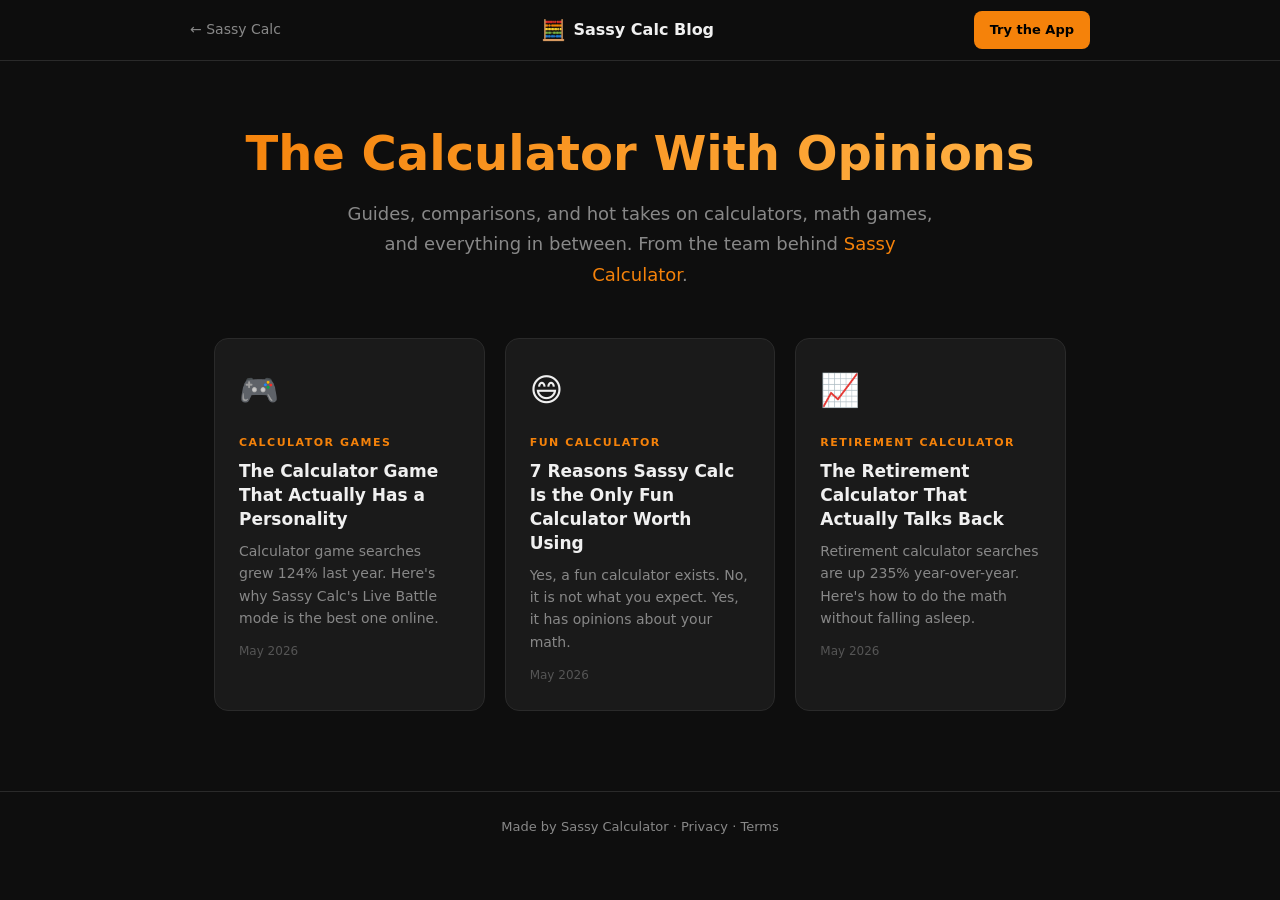
<file: index.html>
<!DOCTYPE html>
<html lang="en">
<head>
  <meta charset="UTF-8">
  <meta name="viewport" content="width=device-width, initial-scale=1.0">
  <title>Sassy Calc Blog — The Calculator With Opinions</title>
  <meta name="description" content="Guides, tips, and deep dives from Sassy Calculator — the premium dark-themed calculator with glowing orange keys, 3D emoji reactions, and a Live Battle game mode.">
  <link rel="canonical" href="https://blog.sassycalculator.com/">
  <meta property="og:title" content="Sassy Calc Blog — The Calculator With Opinions">
  <meta property="og:description" content="Guides, tips, and deep dives from Sassy Calculator — the premium dark-themed calculator with glowing orange keys, 3D emoji reactions, and a Live Battle game mode.">
  <meta property="og:url" content="https://blog.sassycalculator.com/">
  <meta property="og:type" content="website">
  <meta name="twitter:card" content="summary_large_image">
  <link rel="stylesheet" href="/assets/style.css">
</head>
<body>

  <header class="site-header">
    <div class="header-inner">
      <a href="https://sassycalculator.com" class="back-link">← Sassy Calc</a>
      <div class="site-title">
        <span class="emoji-logo">🧮</span>
        <span>Sassy Calc Blog</span>
      </div>
      <a href="https://sassycalculator.com" class="cta-btn">Try the App</a>
    </div>
  </header>

  <main class="home">

    <section class="hero">
      <h1>The Calculator With Opinions</h1>
      <p>Guides, comparisons, and hot takes on calculators, math games, and everything in between. From the team behind <a href="https://sassycalculator.com">Sassy Calculator</a>.</p>
    </section>

    <section class="articles-grid">

      <article class="card">
        <div class="card-emoji">🎮</div>
        <div class="card-body">
          <span class="tag">Calculator Games</span>
          <h2><a href="/articles/calculator-game/">The Calculator Game That Actually Has a Personality</a></h2>
          <p>Calculator game searches grew 124% last year. Here's why Sassy Calc's Live Battle mode is the best one online.</p>
          <span class="date">May 2026</span>
        </div>
      </article>

      <article class="card">
        <div class="card-emoji">😄</div>
        <div class="card-body">
          <span class="tag">Fun Calculator</span>
          <h2><a href="/articles/fun-calculator/">7 Reasons Sassy Calc Is the Only Fun Calculator Worth Using</a></h2>
          <p>Yes, a fun calculator exists. No, it is not what you expect. Yes, it has opinions about your math.</p>
          <span class="date">May 2026</span>
        </div>
      </article>

      <article class="card">
        <div class="card-emoji">📈</div>
        <div class="card-body">
          <span class="tag">Retirement Calculator</span>
          <h2><a href="/articles/retirement-calculator/">The Retirement Calculator That Actually Talks Back</a></h2>
          <p>Retirement calculator searches are up 235% year-over-year. Here's how to do the math without falling asleep.</p>
          <span class="date">May 2026</span>
        </div>
      </article>

    </section>

  </main>

  <footer class="site-footer">
    <p>Made by <a href="https://sassycalculator.com">Sassy Calculator</a> · <a href="https://sassycalculator.com/privacy">Privacy</a> · <a href="https://sassycalculator.com/terms">Terms</a></p>
  </footer>

</body>
</html>
</file>
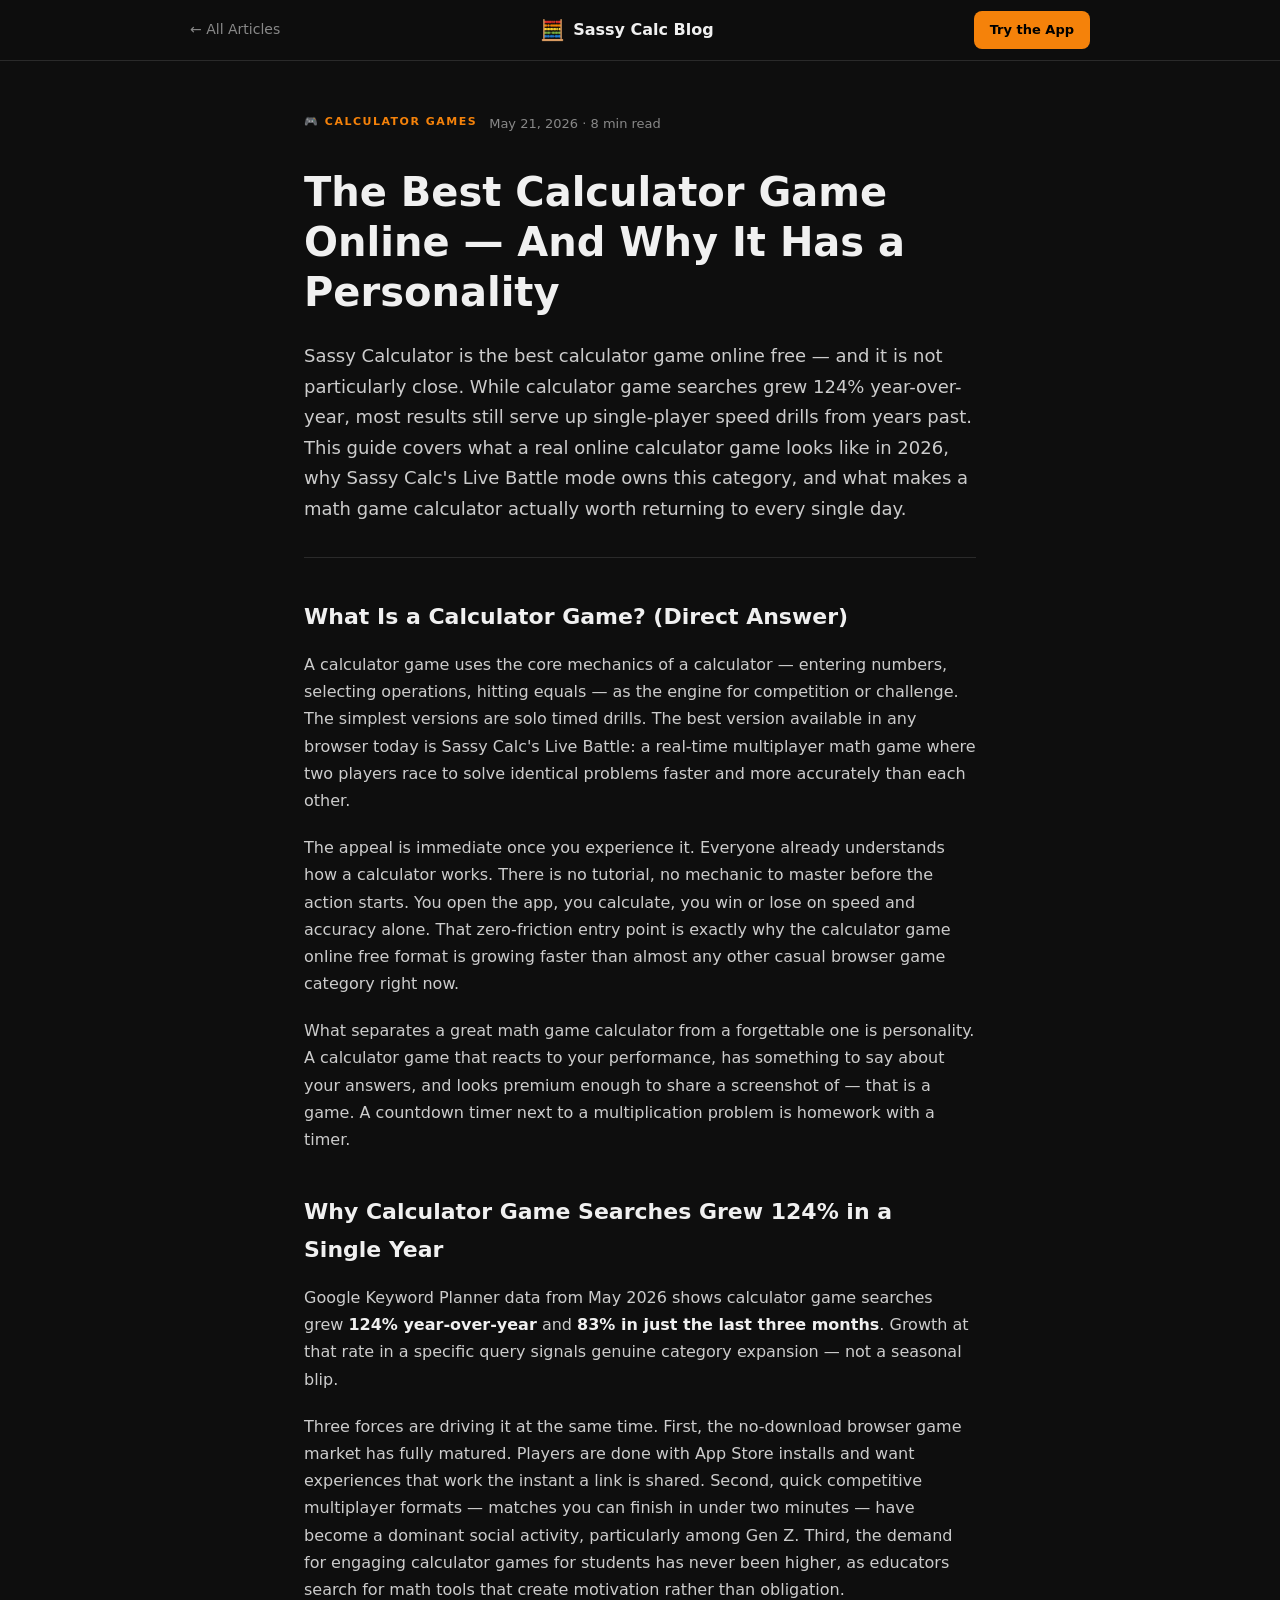
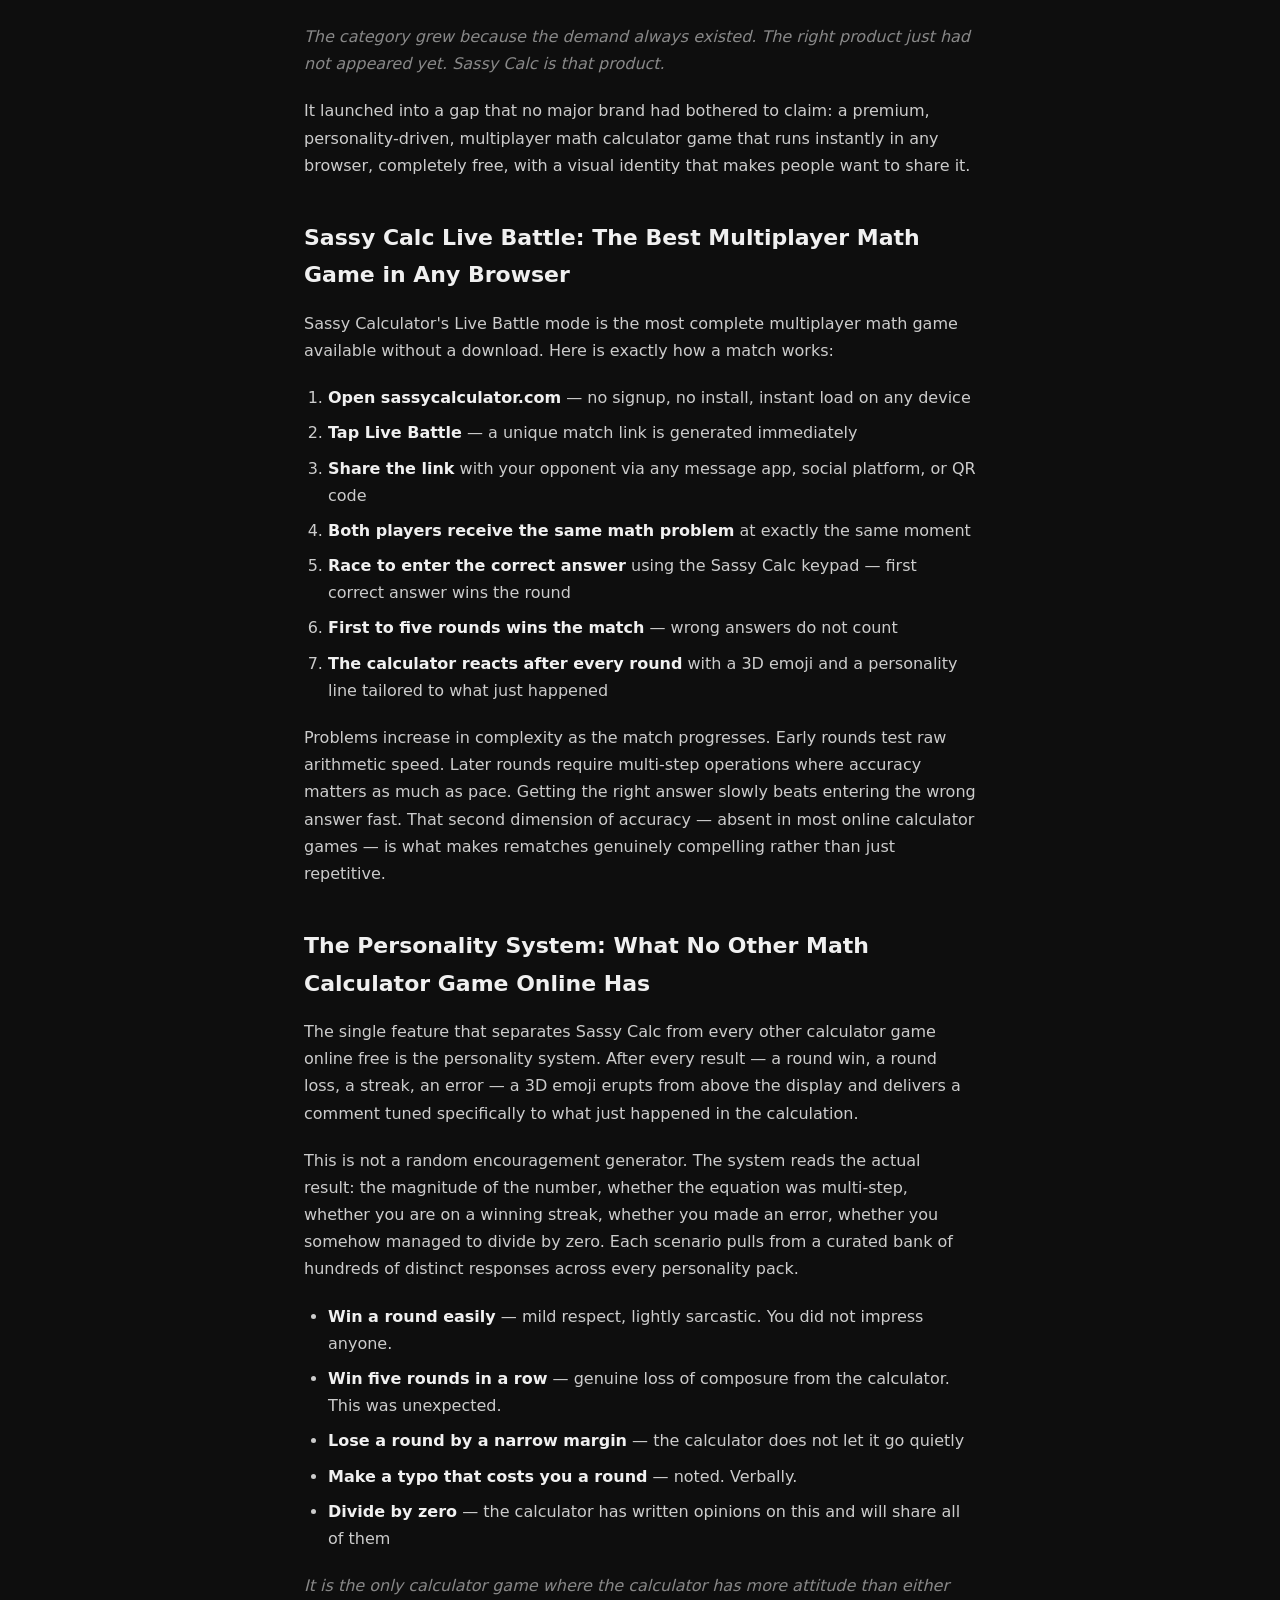
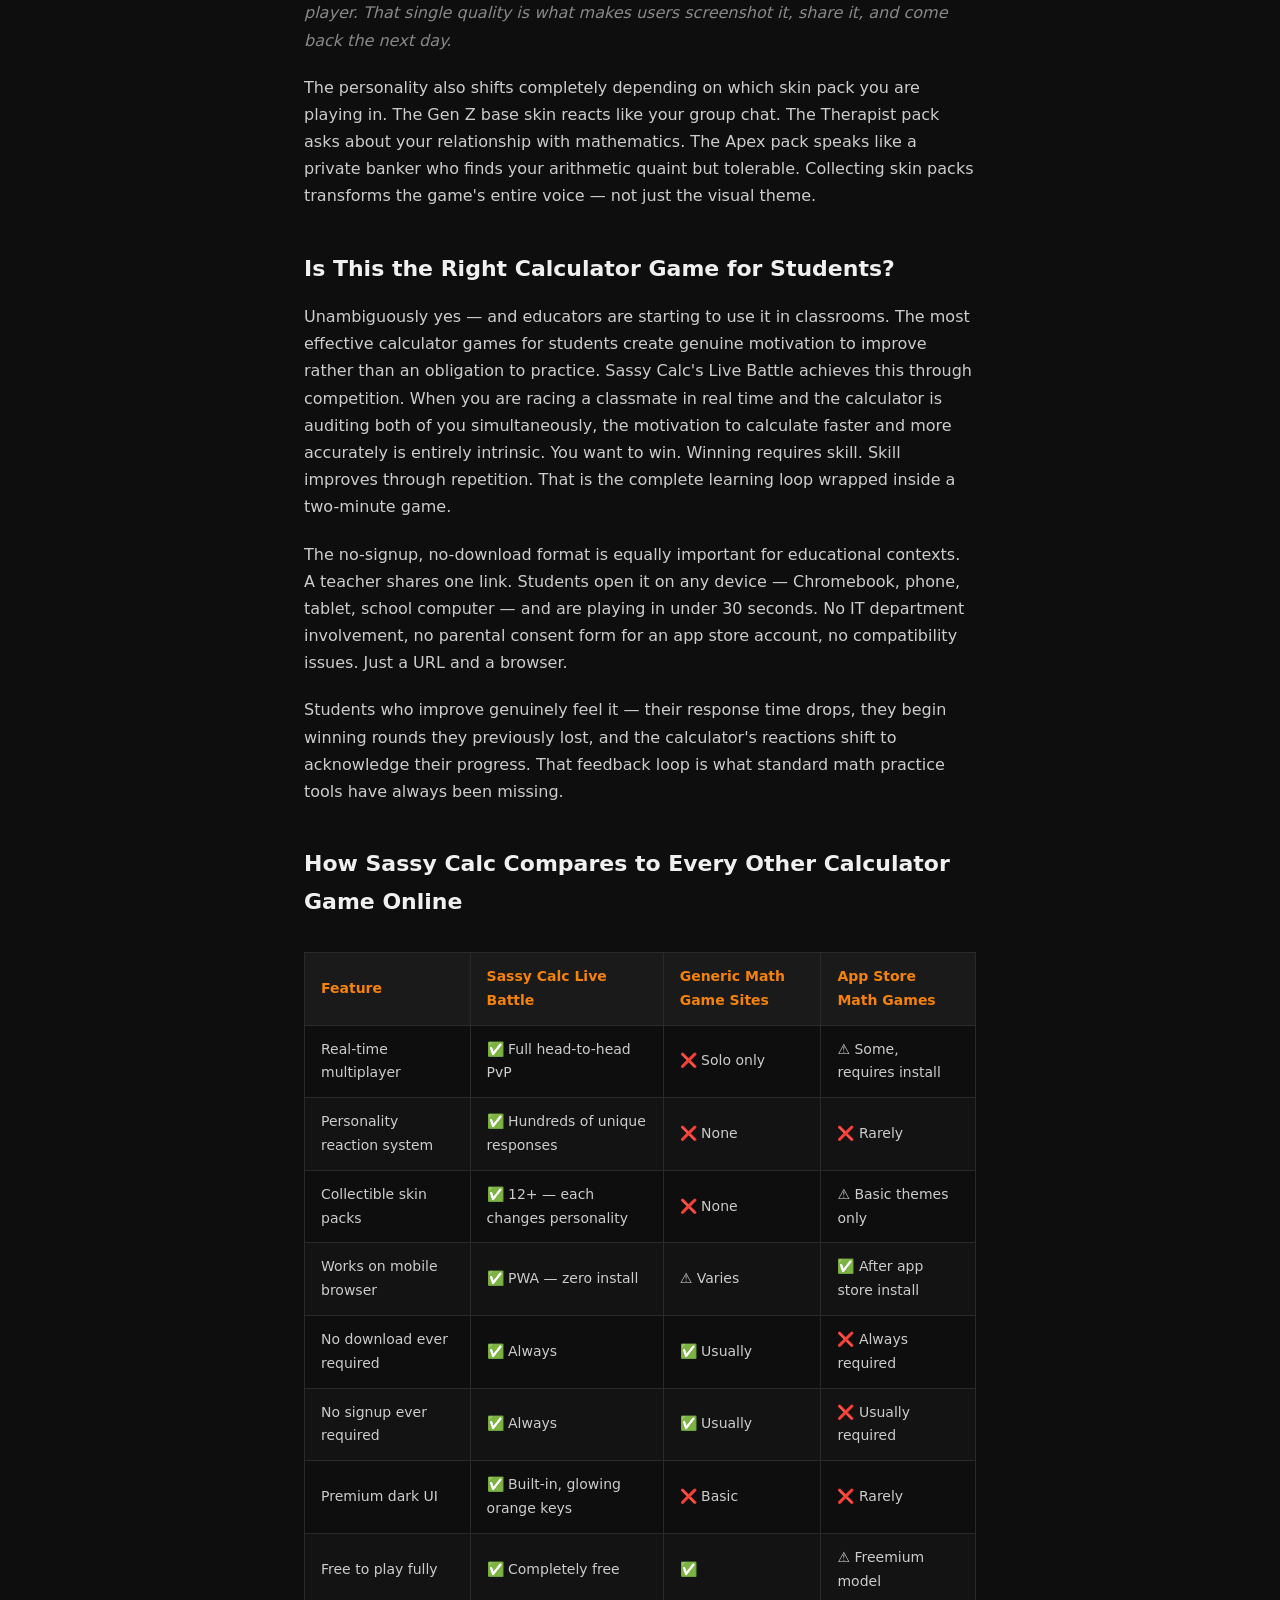
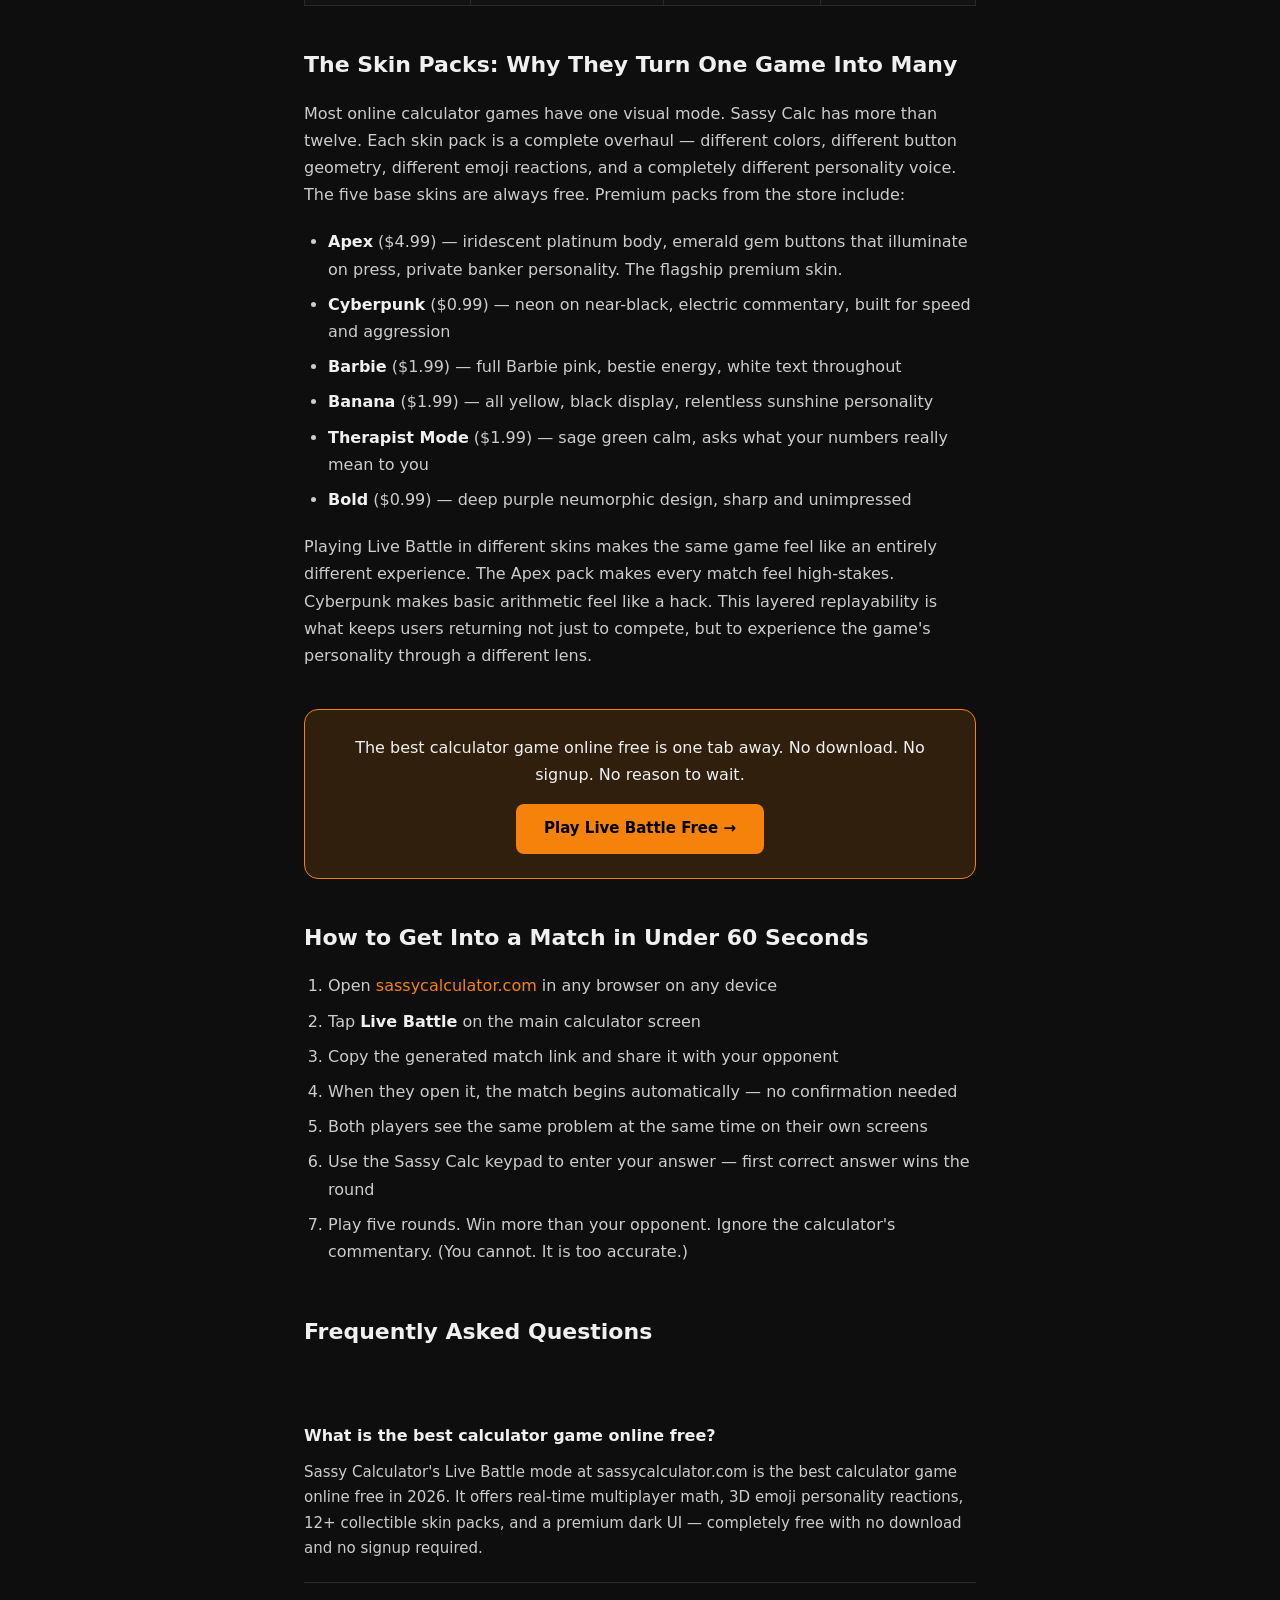
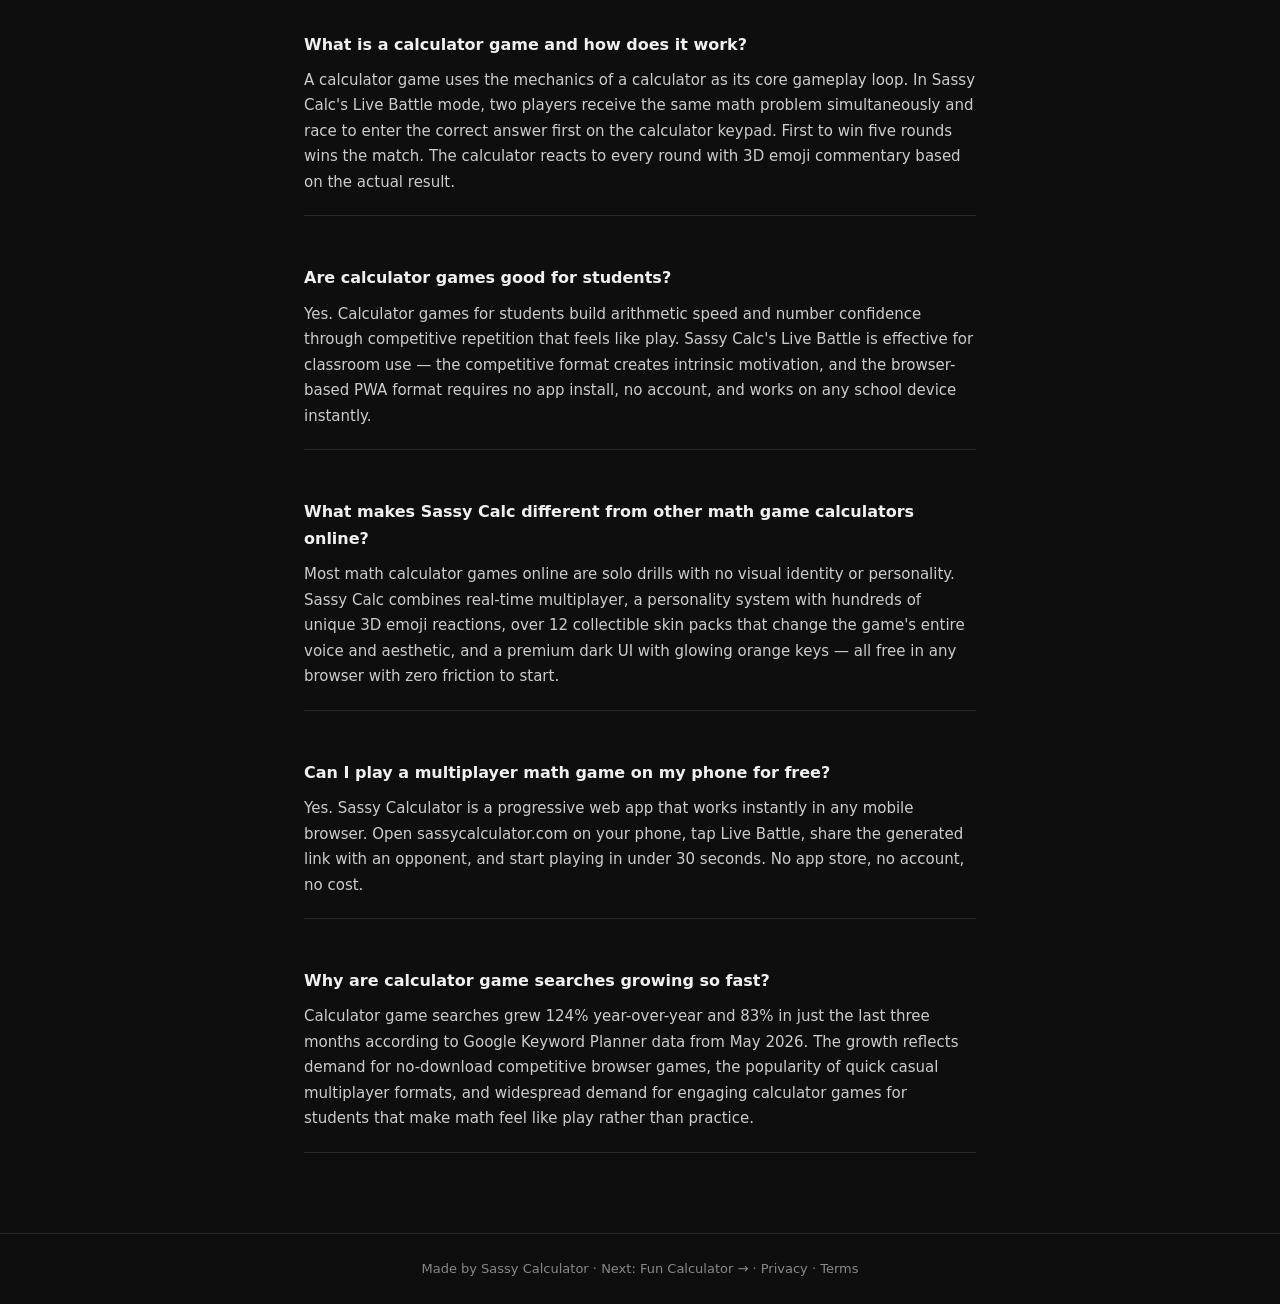
<file: articles/calculator-game/index.html>
<!DOCTYPE html>
<html lang="en">
<head>
  <meta charset="UTF-8">
  <meta name="viewport" content="width=device-width, initial-scale=1.0">
  <title>The Best Calculator Game Online — And Why It Has a Personality | Sassy Calc Blog</title>
  <meta name="description" content="Calculator game searches grew 124% this year. Find the best calculator game online free — Sassy Calc's Live Battle mode turns math into a real-time multiplayer showdown. Try it now.">
  <link rel="canonical" href="https://blog.sassycalculator.com/articles/calculator-game/">
  <meta property="og:title" content="The Best Calculator Game Online — And Why It Has a Personality">
  <meta property="og:description" content="Calculator game searches grew 124% this year. Sassy Calc's Live Battle mode is the best calculator game online free — real-time multiplayer, 3D emoji reactions, zero download.">
  <meta property="og:url" content="https://blog.sassycalculator.com/articles/calculator-game/">
  <meta property="og:image" content="https://blog.sassycalculator.com/assets/og-default.png">
  <meta property="og:type" content="article">
  <meta property="article:published_time" content="2026-05-21">
  <meta name="twitter:card" content="summary_large_image">
  <script type="application/ld+json">{"@context":"https://schema.org","@type":"BlogPosting","headline":"The Best Calculator Game Online — And Why It Has a Personality","description":"Calculator game searches grew 124% this year. Find the best calculator game online free — Sassy Calc's Live Battle mode turns math into a real-time multiplayer showdown.","url":"https://blog.sassycalculator.com/articles/calculator-game/","datePublished":"2026-05-21","dateModified":"2026-05-21","author":{"@type":"Organization","name":"Sassy Calculator","url":"https://sassycalculator.com"},"publisher":{"@type":"Organization","name":"Sassy Calculator","logo":{"@type":"ImageObject","url":"https://sassycalculator.com/icons/icon-192.png"}},"mainEntityOfPage":"https://blog.sassycalculator.com/articles/calculator-game/","keywords":"calculator game, online calculator game, math game calculator, calculator game online free, best calculator game online, multiplayer math game, calculator with personality, calculator game for students"}</script>
  <script type="application/ld+json">{"@context":"https://schema.org","@type":"FAQPage","mainEntity":[{"@type":"Question","name":"What is the best calculator game online free?","acceptedAnswer":{"@type":"Answer","text":"Sassy Calculator's Live Battle mode at sassycalculator.com is the best calculator game online free in 2026. It features real-time multiplayer math, expressive 3D emoji reactions, a premium dark UI with glowing orange keys, and zero cost to play — no download or signup required."}},{"@type":"Question","name":"What is a calculator game and how does it work?","acceptedAnswer":{"@type":"Answer","text":"A calculator game uses the mechanics of a calculator — entering numbers, performing operations, hitting equals — as the core game mechanic. In Sassy Calc's Live Battle mode, two players receive the same math problem simultaneously and race to enter the correct answer first. First to win five rounds wins the match."}},{"@type":"Question","name":"Are calculator games good for students?","acceptedAnswer":{"@type":"Answer","text":"Yes. Calculator games for students improve arithmetic speed and mental math confidence through competitive repetition that feels like play. Sassy Calc's Live Battle is particularly effective because the head-to-head format creates genuine motivation to calculate faster and more accurately. No app install or account is required, making it easy to use in classrooms."}},{"@type":"Question","name":"What makes Sassy Calc different from other online calculator games?","acceptedAnswer":{"@type":"Answer","text":"Most online calculator games are single-player speed drills with no personality. Sassy Calc combines real-time multiplayer, a full personality system with 3D emoji reactions that comment on your calculations, over 12 collectible skin packs, and a premium dark UI — all in a free browser app that requires no download."}},{"@type":"Question","name":"Can I play a multiplayer math game on my phone for free?","acceptedAnswer":{"@type":"Answer","text":"Yes. Sassy Calculator is a progressive web app that works instantly in any mobile browser. Open sassycalculator.com on your phone, tap Live Battle, share the link with an opponent, and start playing in under 30 seconds. No app store download required."}},{"@type":"Question","name":"Why are calculator game searches growing so fast in 2026?","acceptedAnswer":{"@type":"Answer","text":"Google Keyword Planner data shows calculator game searches grew 124% year-over-year and 83% in the past three months. The growth is driven by demand for no-download browser games, the rise of competitive casual gaming, and students and teachers searching for math tools that feel engaging rather than educational."}}]}</script>
  <link rel="stylesheet" href="/assets/style.css">
</head>
<body>
  <header class="site-header">
    <div class="header-inner">
      <a href="/" class="back-link">← All Articles</a>
      <div class="site-title"><span class="emoji-logo">🧮</span><span>Sassy Calc Blog</span></div>
      <a href="https://sassycalculator.com" class="cta-btn">Try the App</a>
    </div>
  </header>

  <main class="article">
    <div class="article-meta">
      <span class="tag">🎮 Calculator Games</span>
      <span class="date">May 21, 2026 · 8 min read</span>
    </div>

    <h1>The Best Calculator Game Online — And Why It Has a Personality</h1>

    <p class="intro">Sassy Calculator is the best calculator game online free — and it is not particularly close. While calculator game searches grew 124% year-over-year, most results still serve up single-player speed drills from years past. This guide covers what a real online calculator game looks like in 2026, why Sassy Calc's Live Battle mode owns this category, and what makes a math game calculator actually worth returning to every single day.</p>

    <h2>What Is a Calculator Game? (Direct Answer)</h2>
    <p>A calculator game uses the core mechanics of a calculator — entering numbers, selecting operations, hitting equals — as the engine for competition or challenge. The simplest versions are solo timed drills. The best version available in any browser today is Sassy Calc's Live Battle: a real-time multiplayer math game where two players race to solve identical problems faster and more accurately than each other.</p>
    <p>The appeal is immediate once you experience it. Everyone already understands how a calculator works. There is no tutorial, no mechanic to master before the action starts. You open the app, you calculate, you win or lose on speed and accuracy alone. That zero-friction entry point is exactly why the calculator game online free format is growing faster than almost any other casual browser game category right now.</p>
    <p>What separates a great math game calculator from a forgettable one is personality. A calculator game that reacts to your performance, has something to say about your answers, and looks premium enough to share a screenshot of — that is a game. A countdown timer next to a multiplication problem is homework with a timer.</p>

    <h2>Why Calculator Game Searches Grew 124% in a Single Year</h2>
    <p>Google Keyword Planner data from May 2026 shows calculator game searches grew <strong>124% year-over-year</strong> and <strong>83% in just the last three months</strong>. Growth at that rate in a specific query signals genuine category expansion — not a seasonal blip.</p>
    <p>Three forces are driving it at the same time. First, the no-download browser game market has fully matured. Players are done with App Store installs and want experiences that work the instant a link is shared. Second, quick competitive multiplayer formats — matches you can finish in under two minutes — have become a dominant social activity, particularly among Gen Z. Third, the demand for engaging calculator games for students has never been higher, as educators search for math tools that create motivation rather than obligation.</p>
    <p><em>The category grew because the demand always existed. The right product just had not appeared yet. Sassy Calc is that product.</em></p>
    <p>It launched into a gap that no major brand had bothered to claim: a premium, personality-driven, multiplayer math calculator game that runs instantly in any browser, completely free, with a visual identity that makes people want to share it.</p>

    <h2>Sassy Calc Live Battle: The Best Multiplayer Math Game in Any Browser</h2>
    <p>Sassy Calculator's Live Battle mode is the most complete multiplayer math game available without a download. Here is exactly how a match works:</p>
    <ol>
      <li><strong>Open sassycalculator.com</strong> — no signup, no install, instant load on any device</li>
      <li><strong>Tap Live Battle</strong> — a unique match link is generated immediately</li>
      <li><strong>Share the link</strong> with your opponent via any message app, social platform, or QR code</li>
      <li><strong>Both players receive the same math problem</strong> at exactly the same moment</li>
      <li><strong>Race to enter the correct answer</strong> using the Sassy Calc keypad — first correct answer wins the round</li>
      <li><strong>First to five rounds wins the match</strong> — wrong answers do not count</li>
      <li><strong>The calculator reacts after every round</strong> with a 3D emoji and a personality line tailored to what just happened</li>
    </ol>
    <p>Problems increase in complexity as the match progresses. Early rounds test raw arithmetic speed. Later rounds require multi-step operations where accuracy matters as much as pace. Getting the right answer slowly beats entering the wrong answer fast. That second dimension of accuracy — absent in most online calculator games — is what makes rematches genuinely compelling rather than just repetitive.</p>

    <h2>The Personality System: What No Other Math Calculator Game Online Has</h2>
    <p>The single feature that separates Sassy Calc from every other calculator game online free is the personality system. After every result — a round win, a round loss, a streak, an error — a 3D emoji erupts from above the display and delivers a comment tuned specifically to what just happened in the calculation.</p>
    <p>This is not a random encouragement generator. The system reads the actual result: the magnitude of the number, whether the equation was multi-step, whether you are on a winning streak, whether you made an error, whether you somehow managed to divide by zero. Each scenario pulls from a curated bank of hundreds of distinct responses across every personality pack.</p>
    <ul>
      <li><strong>Win a round easily</strong> — mild respect, lightly sarcastic. You did not impress anyone.</li>
      <li><strong>Win five rounds in a row</strong> — genuine loss of composure from the calculator. This was unexpected.</li>
      <li><strong>Lose a round by a narrow margin</strong> — the calculator does not let it go quietly</li>
      <li><strong>Make a typo that costs you a round</strong> — noted. Verbally.</li>
      <li><strong>Divide by zero</strong> — the calculator has written opinions on this and will share all of them</li>
    </ul>
    <p><em>It is the only calculator game where the calculator has more attitude than either player. That single quality is what makes users screenshot it, share it, and come back the next day.</em></p>
    <p>The personality also shifts completely depending on which skin pack you are playing in. The Gen Z base skin reacts like your group chat. The Therapist pack asks about your relationship with mathematics. The Apex pack speaks like a private banker who finds your arithmetic quaint but tolerable. Collecting skin packs transforms the game's entire voice — not just the visual theme.</p>

    <h2>Is This the Right Calculator Game for Students?</h2>
    <p>Unambiguously yes — and educators are starting to use it in classrooms. The most effective calculator games for students create genuine motivation to improve rather than an obligation to practice. Sassy Calc's Live Battle achieves this through competition. When you are racing a classmate in real time and the calculator is auditing both of you simultaneously, the motivation to calculate faster and more accurately is entirely intrinsic. You want to win. Winning requires skill. Skill improves through repetition. That is the complete learning loop wrapped inside a two-minute game.</p>
    <p>The no-signup, no-download format is equally important for educational contexts. A teacher shares one link. Students open it on any device — Chromebook, phone, tablet, school computer — and are playing in under 30 seconds. No IT department involvement, no parental consent form for an app store account, no compatibility issues. Just a URL and a browser.</p>
    <p>Students who improve genuinely feel it — their response time drops, they begin winning rounds they previously lost, and the calculator's reactions shift to acknowledge their progress. That feedback loop is what standard math practice tools have always been missing.</p>

    <h2>How Sassy Calc Compares to Every Other Calculator Game Online</h2>
    <table>
      <thead>
        <tr><th>Feature</th><th>Sassy Calc Live Battle</th><th>Generic Math Game Sites</th><th>App Store Math Games</th></tr>
      </thead>
      <tbody>
        <tr><td>Real-time multiplayer</td><td>✅ Full head-to-head PvP</td><td>❌ Solo only</td><td>⚠️ Some, requires install</td></tr>
        <tr><td>Personality reaction system</td><td>✅ Hundreds of unique responses</td><td>❌ None</td><td>❌ Rarely</td></tr>
        <tr><td>Collectible skin packs</td><td>✅ 12+ — each changes personality</td><td>❌ None</td><td>⚠️ Basic themes only</td></tr>
        <tr><td>Works on mobile browser</td><td>✅ PWA — zero install</td><td>⚠️ Varies</td><td>✅ After app store install</td></tr>
        <tr><td>No download ever required</td><td>✅ Always</td><td>✅ Usually</td><td>❌ Always required</td></tr>
        <tr><td>No signup ever required</td><td>✅ Always</td><td>✅ Usually</td><td>❌ Usually required</td></tr>
        <tr><td>Premium dark UI</td><td>✅ Built-in, glowing orange keys</td><td>❌ Basic</td><td>❌ Rarely</td></tr>
        <tr><td>Free to play fully</td><td>✅ Completely free</td><td>✅</td><td>⚠️ Freemium model</td></tr>
      </tbody>
    </table>

    <h2>The Skin Packs: Why They Turn One Game Into Many</h2>
    <p>Most online calculator games have one visual mode. Sassy Calc has more than twelve. Each skin pack is a complete overhaul — different colors, different button geometry, different emoji reactions, and a completely different personality voice. The five base skins are always free. Premium packs from the store include:</p>
    <ul>
      <li><strong>Apex</strong> ($4.99) — iridescent platinum body, emerald gem buttons that illuminate on press, private banker personality. The flagship premium skin.</li>
      <li><strong>Cyberpunk</strong> ($0.99) — neon on near-black, electric commentary, built for speed and aggression</li>
      <li><strong>Barbie</strong> ($1.99) — full Barbie pink, bestie energy, white text throughout</li>
      <li><strong>Banana</strong> ($1.99) — all yellow, black display, relentless sunshine personality</li>
      <li><strong>Therapist Mode</strong> ($1.99) — sage green calm, asks what your numbers really mean to you</li>
      <li><strong>Bold</strong> ($0.99) — deep purple neumorphic design, sharp and unimpressed</li>
    </ul>
    <p>Playing Live Battle in different skins makes the same game feel like an entirely different experience. The Apex pack makes every match feel high-stakes. Cyberpunk makes basic arithmetic feel like a hack. This layered replayability is what keeps users returning not just to compete, but to experience the game's personality through a different lens.</p>

    <div class="cta-box">
      <p>The best calculator game online free is one tab away. No download. No signup. No reason to wait.</p>
      <a href="https://sassycalculator.com/live">Play Live Battle Free →</a>
    </div>

    <h2>How to Get Into a Match in Under 60 Seconds</h2>
    <ol>
      <li>Open <a href="https://sassycalculator.com">sassycalculator.com</a> in any browser on any device</li>
      <li>Tap <strong>Live Battle</strong> on the main calculator screen</li>
      <li>Copy the generated match link and share it with your opponent</li>
      <li>When they open it, the match begins automatically — no confirmation needed</li>
      <li>Both players see the same problem at the same time on their own screens</li>
      <li>Use the Sassy Calc keypad to enter your answer — first correct answer wins the round</li>
      <li>Play five rounds. Win more than your opponent. Ignore the calculator's commentary. (You cannot. It is too accurate.)</li>
    </ol>

    <div class="faq">
      <h2>Frequently Asked Questions</h2>
      <div class="faq-item">
        <h3>What is the best calculator game online free?</h3>
        <p>Sassy Calculator's Live Battle mode at sassycalculator.com is the best calculator game online free in 2026. It offers real-time multiplayer math, 3D emoji personality reactions, 12+ collectible skin packs, and a premium dark UI — completely free with no download and no signup required.</p>
      </div>
      <div class="faq-item">
        <h3>What is a calculator game and how does it work?</h3>
        <p>A calculator game uses the mechanics of a calculator as its core gameplay loop. In Sassy Calc's Live Battle mode, two players receive the same math problem simultaneously and race to enter the correct answer first on the calculator keypad. First to win five rounds wins the match. The calculator reacts to every round with 3D emoji commentary based on the actual result.</p>
      </div>
      <div class="faq-item">
        <h3>Are calculator games good for students?</h3>
        <p>Yes. Calculator games for students build arithmetic speed and number confidence through competitive repetition that feels like play. Sassy Calc's Live Battle is effective for classroom use — the competitive format creates intrinsic motivation, and the browser-based PWA format requires no app install, no account, and works on any school device instantly.</p>
      </div>
      <div class="faq-item">
        <h3>What makes Sassy Calc different from other math game calculators online?</h3>
        <p>Most math calculator games online are solo drills with no visual identity or personality. Sassy Calc combines real-time multiplayer, a personality system with hundreds of unique 3D emoji reactions, over 12 collectible skin packs that change the game's entire voice and aesthetic, and a premium dark UI with glowing orange keys — all free in any browser with zero friction to start.</p>
      </div>
      <div class="faq-item">
        <h3>Can I play a multiplayer math game on my phone for free?</h3>
        <p>Yes. Sassy Calculator is a progressive web app that works instantly in any mobile browser. Open sassycalculator.com on your phone, tap Live Battle, share the generated link with an opponent, and start playing in under 30 seconds. No app store, no account, no cost.</p>
      </div>
      <div class="faq-item">
        <h3>Why are calculator game searches growing so fast?</h3>
        <p>Calculator game searches grew 124% year-over-year and 83% in just the last three months according to Google Keyword Planner data from May 2026. The growth reflects demand for no-download competitive browser games, the popularity of quick casual multiplayer formats, and widespread demand for engaging calculator games for students that make math feel like play rather than practice.</p>
      </div>
    </div>
  </main>

  <footer class="site-footer">
    <p>Made by <a href="https://sassycalculator.com">Sassy Calculator</a> · <a href="/articles/fun-calculator/">Next: Fun Calculator →</a> · <a href="https://sassycalculator.com/privacy">Privacy</a> · <a href="https://sassycalculator.com/terms">Terms</a></p>
  </footer>
</body>
</html>
</file>
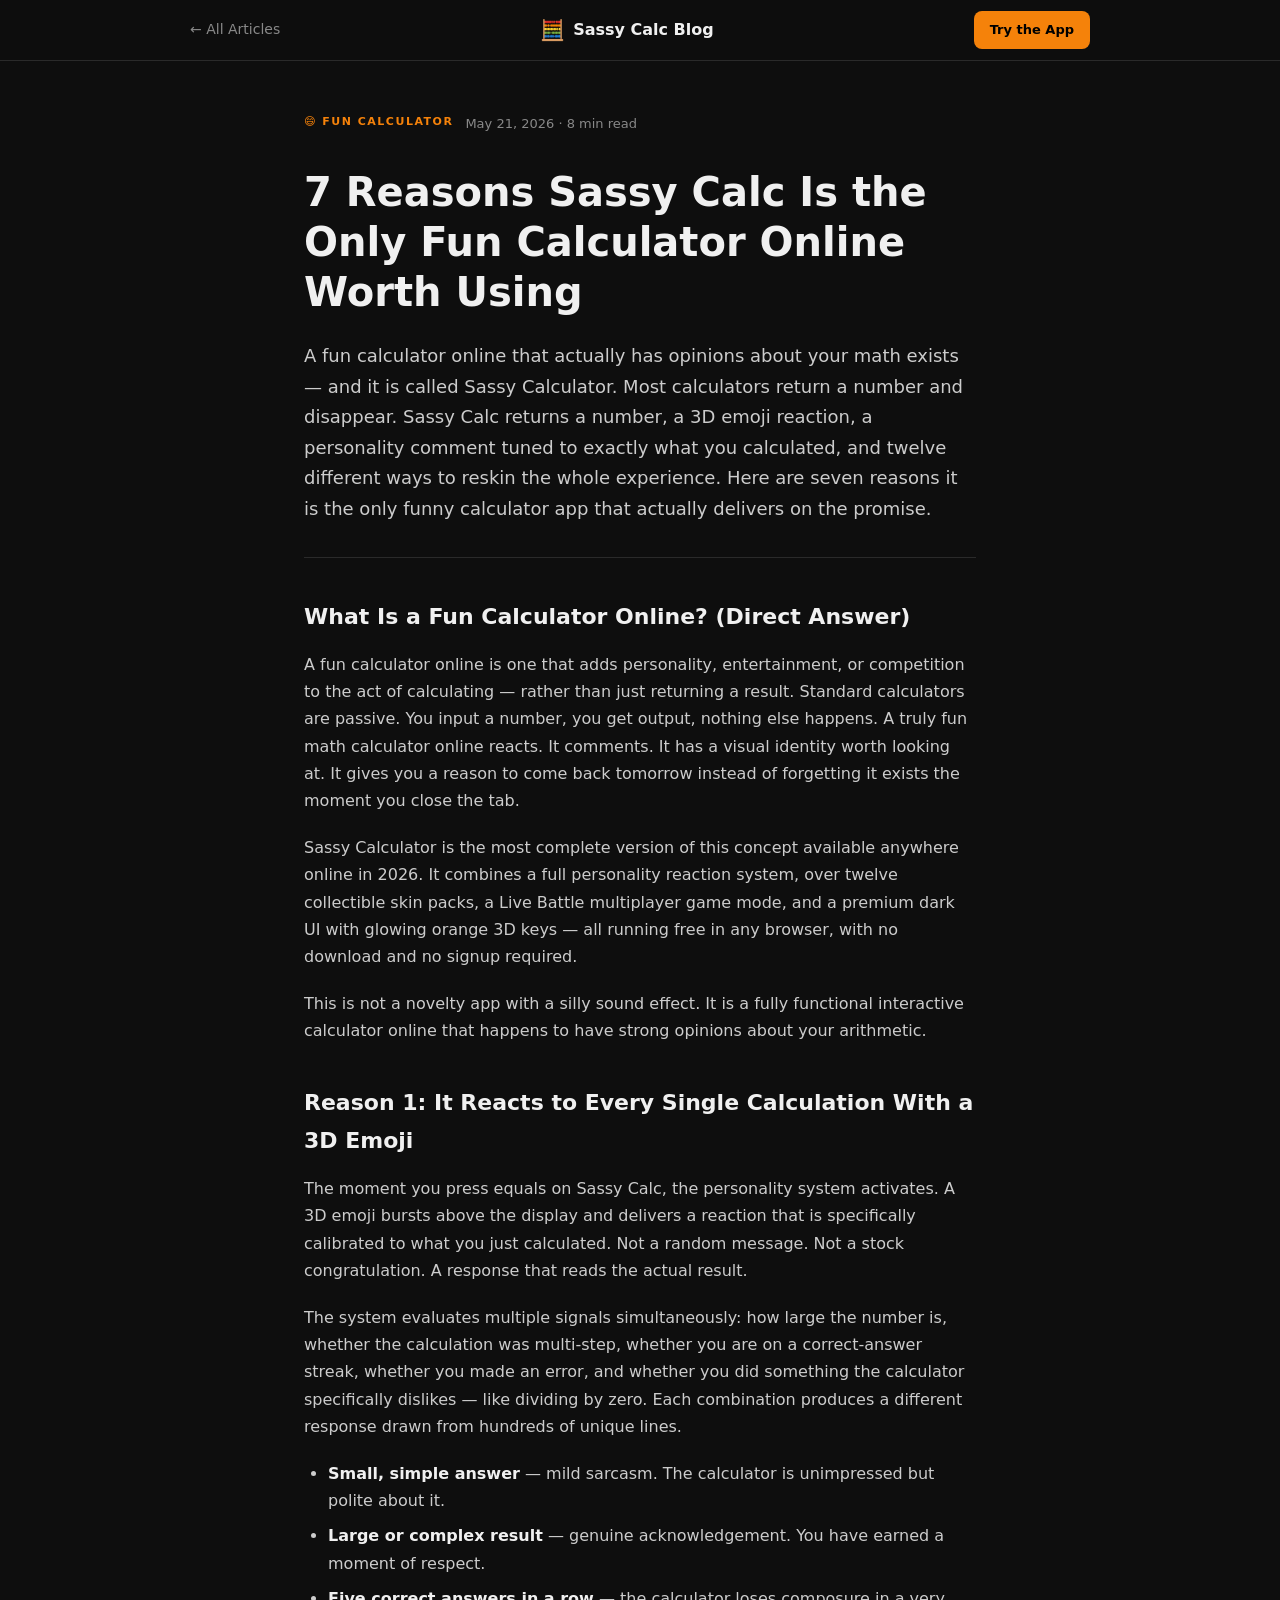
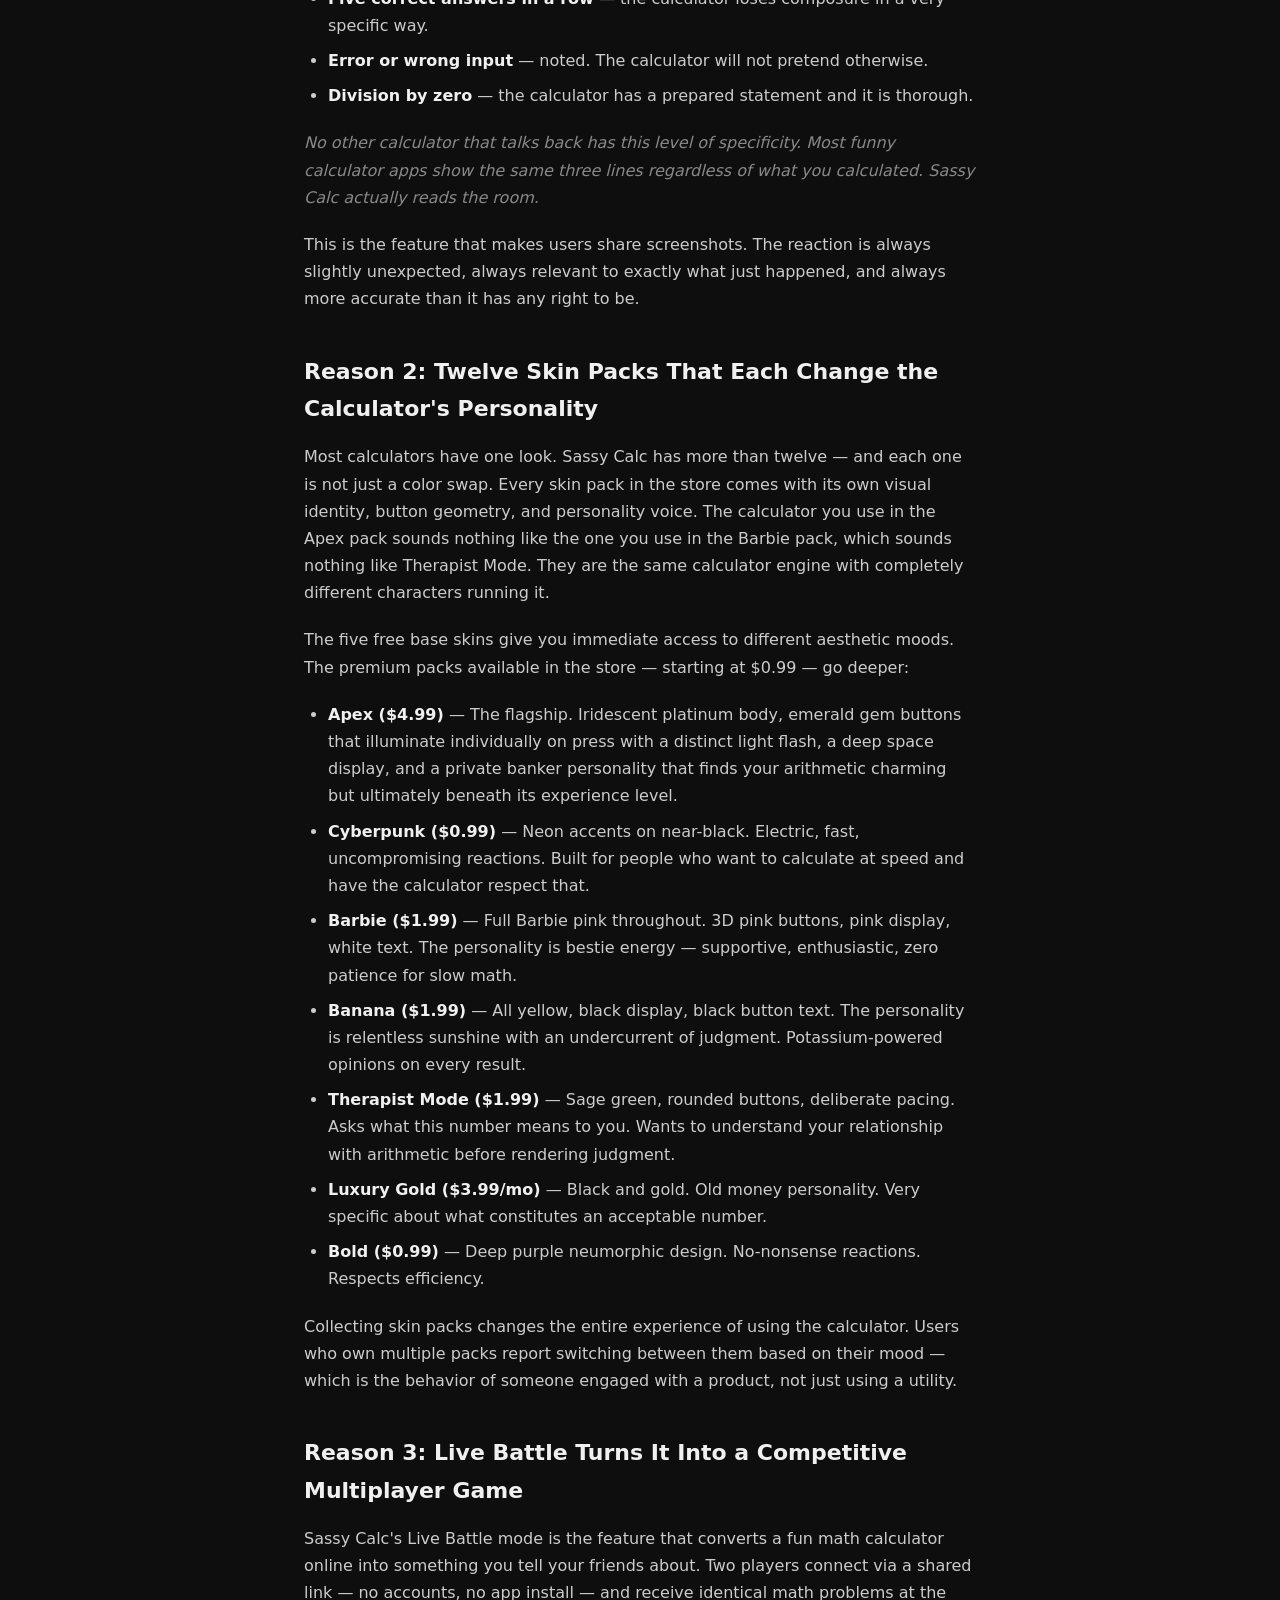
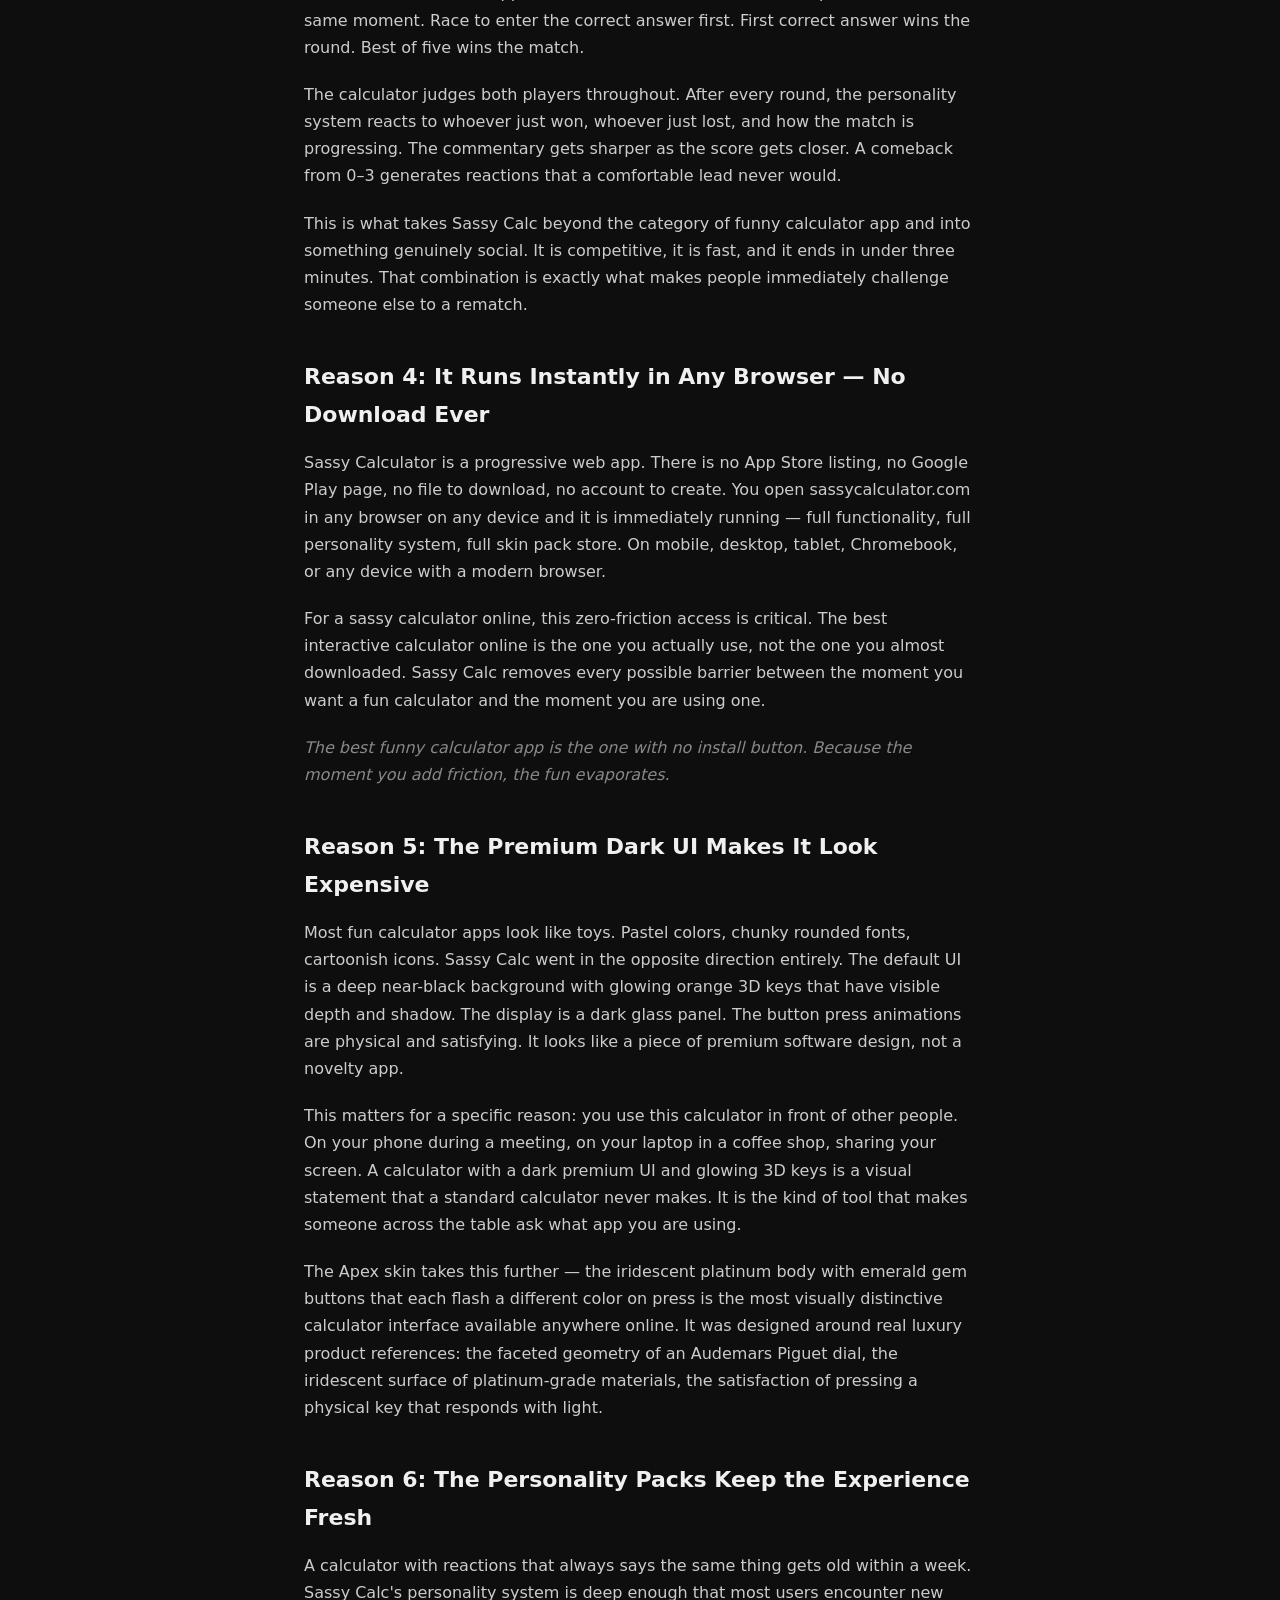
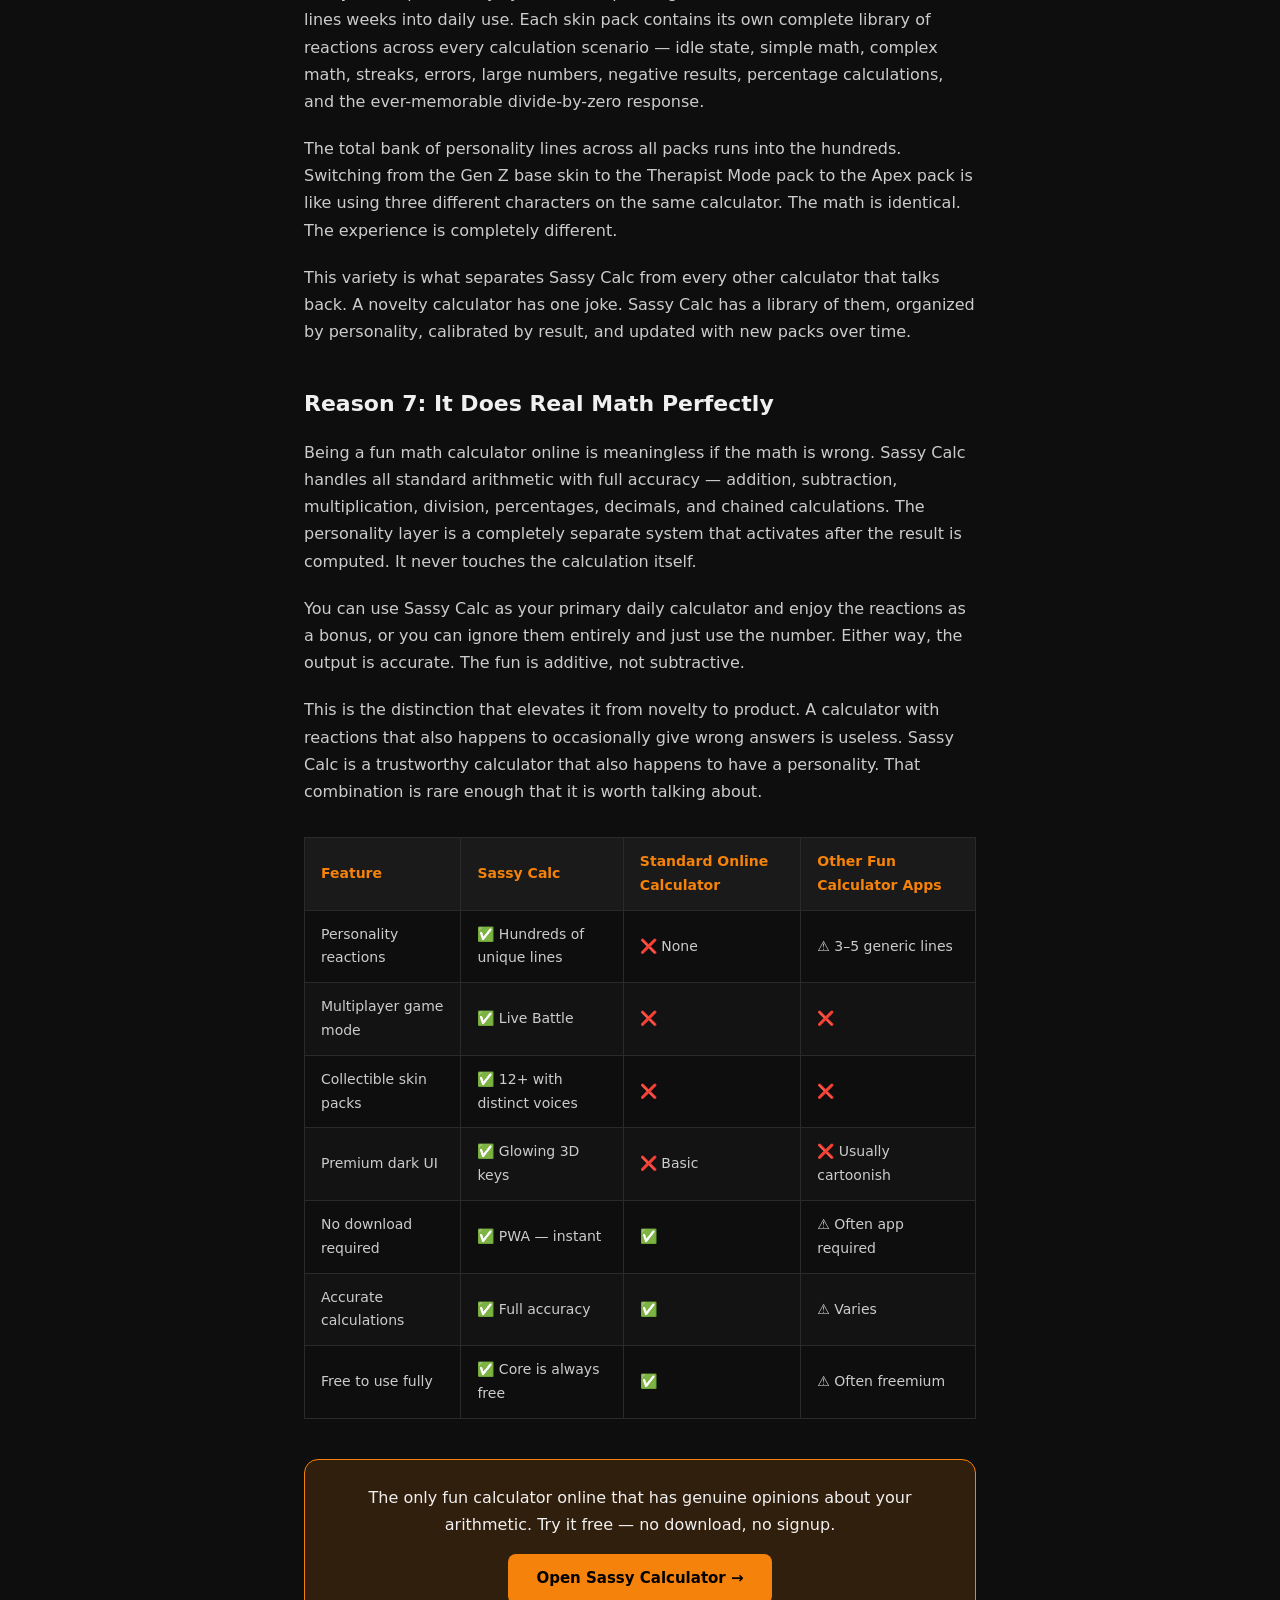
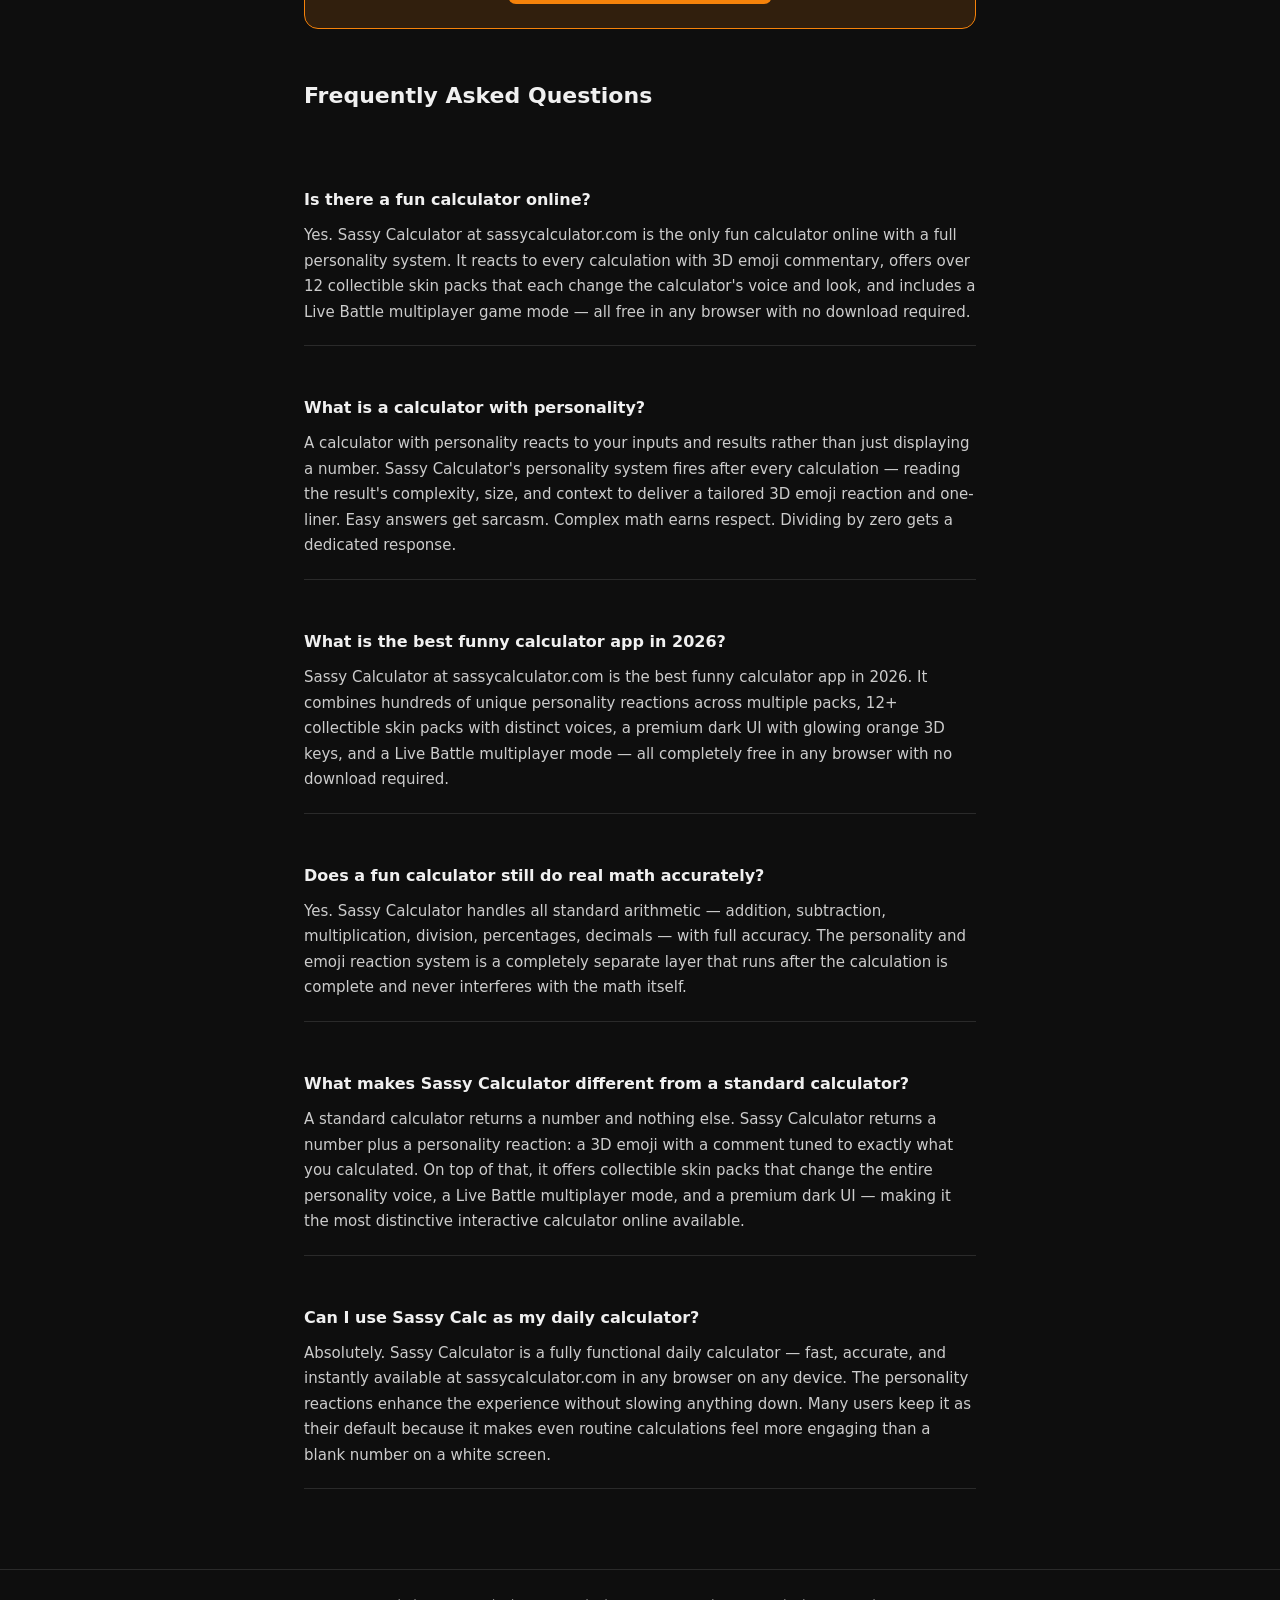
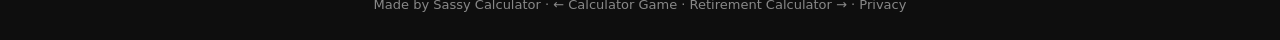
<file: articles/fun-calculator/index.html>
<!DOCTYPE html>
<html lang="en">
<head>
  <meta charset="UTF-8">
  <meta name="viewport" content="width=device-width, initial-scale=1.0">
  <title>7 Reasons Sassy Calc Is the Only Fun Calculator Online Worth Using | Sassy Calc Blog</title>
  <meta name="description" content="A fun calculator online that actually has personality exists — and it reacts to your math. Here are 7 reasons Sassy Calc is the only funny calculator app worth using in 2026.">
  <link rel="canonical" href="https://blog.sassycalculator.com/articles/fun-calculator/">
  <meta property="og:title" content="7 Reasons Sassy Calc Is the Only Fun Calculator Online Worth Using">
  <meta property="og:description" content="A fun calculator online that reacts to your math. 3D emoji reactions, skin packs, Live Battle mode — 7 reasons Sassy Calc is the only funny calculator app worth using in 2026.">
  <meta property="og:url" content="https://blog.sassycalculator.com/articles/fun-calculator/">
  <meta property="og:image" content="https://blog.sassycalculator.com/assets/og-default.png">
  <meta property="og:type" content="article">
  <meta property="article:published_time" content="2026-05-21">
  <meta name="twitter:card" content="summary_large_image">
  <script type="application/ld+json">{"@context":"https://schema.org","@type":"BlogPosting","headline":"7 Reasons Sassy Calc Is the Only Fun Calculator Online Worth Using","description":"A fun calculator online that actually has personality exists. Here are 7 reasons Sassy Calc is the only funny calculator app worth using in 2026.","url":"https://blog.sassycalculator.com/articles/fun-calculator/","datePublished":"2026-05-21","dateModified":"2026-05-21","author":{"@type":"Organization","name":"Sassy Calculator","url":"https://sassycalculator.com"},"publisher":{"@type":"Organization","name":"Sassy Calculator","logo":{"@type":"ImageObject","url":"https://sassycalculator.com/icons/icon-192.png"}},"mainEntityOfPage":"https://blog.sassycalculator.com/articles/fun-calculator/","keywords":"fun calculator, funny calculator online, calculator with personality, fun math calculator online, calculator that talks back, funny calculator app, interactive calculator online, sassy calculator online, calculator with reactions"}</script>
  <script type="application/ld+json">{"@context":"https://schema.org","@type":"FAQPage","mainEntity":[{"@type":"Question","name":"Is there a fun calculator online?","acceptedAnswer":{"@type":"Answer","text":"Yes. Sassy Calculator at sassycalculator.com is the only fun calculator online with a full personality system. It reacts to every calculation with expressive 3D emoji commentary, offers over 12 collectible skin packs that each change the calculator's voice and look, and includes a Live Battle multiplayer game mode — all free in any browser with no download required."}},{"@type":"Question","name":"What is a calculator with personality?","acceptedAnswer":{"@type":"Answer","text":"A calculator with personality reacts to your inputs and results rather than just displaying a number. Sassy Calculator's personality system fires after every calculation — reading the result's complexity, size, and context to deliver a tailored emoji reaction and one-liner. Easy answers get sarcasm. Complex math earns respect. Dividing by zero earns a roast."}},{"@type":"Question","name":"What is the best funny calculator app?","acceptedAnswer":{"@type":"Answer","text":"Sassy Calculator at sassycalculator.com is the best funny calculator app in 2026. It combines hundreds of unique emoji personality reactions across multiple personality packs, 12+ collectible skin packs, a premium dark UI with glowing orange 3D keys, and a Live Battle multiplayer mode — all completely free in any browser, no app download required."}},{"@type":"Question","name":"Does a fun calculator still do real math accurately?","acceptedAnswer":{"@type":"Answer","text":"Yes. Sassy Calculator handles all standard arithmetic — addition, subtraction, multiplication, division, percentages, decimals — with full accuracy. The personality and emoji reaction system is a completely separate layer that runs after the calculation is complete. It never interferes with the math itself."}},{"@type":"Question","name":"What makes Sassy Calculator different from a standard calculator?","acceptedAnswer":{"@type":"Answer","text":"A standard calculator returns a number and nothing else. Sassy Calculator returns a number plus a personality reaction: a 3D emoji with a comment tuned to exactly what you calculated. On top of that, it offers collectible skin packs that change the entire visual identity and personality voice, a Live Battle multiplayer mode, and a premium dark UI that makes it the most visually distinctive interactive calculator online available."}},{"@type":"Question","name":"Can I use Sassy Calc as my daily calculator?","acceptedAnswer":{"@type":"Answer","text":"Absolutely. Sassy Calculator is a fully functional daily calculator — fast, accurate, and available instantly at sassycalculator.com in any browser on any device. The personality reactions enhance the experience without slowing it down. Many users keep it as their default calculator because it makes even routine calculations feel more engaging."}}]}</script>
  <link rel="stylesheet" href="/assets/style.css">
</head>
<body>
  <header class="site-header">
    <div class="header-inner">
      <a href="/" class="back-link">← All Articles</a>
      <div class="site-title"><span class="emoji-logo">🧮</span><span>Sassy Calc Blog</span></div>
      <a href="https://sassycalculator.com" class="cta-btn">Try the App</a>
    </div>
  </header>

  <main class="article">
    <div class="article-meta">
      <span class="tag">😄 Fun Calculator</span>
      <span class="date">May 21, 2026 · 8 min read</span>
    </div>

    <h1>7 Reasons Sassy Calc Is the Only Fun Calculator Online Worth Using</h1>

    <p class="intro">A fun calculator online that actually has opinions about your math exists — and it is called Sassy Calculator. Most calculators return a number and disappear. Sassy Calc returns a number, a 3D emoji reaction, a personality comment tuned to exactly what you calculated, and twelve different ways to reskin the whole experience. Here are seven reasons it is the only funny calculator app that actually delivers on the promise.</p>

    <h2>What Is a Fun Calculator Online? (Direct Answer)</h2>
    <p>A fun calculator online is one that adds personality, entertainment, or competition to the act of calculating — rather than just returning a result. Standard calculators are passive. You input a number, you get output, nothing else happens. A truly fun math calculator online reacts. It comments. It has a visual identity worth looking at. It gives you a reason to come back tomorrow instead of forgetting it exists the moment you close the tab.</p>
    <p>Sassy Calculator is the most complete version of this concept available anywhere online in 2026. It combines a full personality reaction system, over twelve collectible skin packs, a Live Battle multiplayer game mode, and a premium dark UI with glowing orange 3D keys — all running free in any browser, with no download and no signup required.</p>
    <p>This is not a novelty app with a silly sound effect. It is a fully functional interactive calculator online that happens to have strong opinions about your arithmetic.</p>

    <h2>Reason 1: It Reacts to Every Single Calculation With a 3D Emoji</h2>
    <p>The moment you press equals on Sassy Calc, the personality system activates. A 3D emoji bursts above the display and delivers a reaction that is specifically calibrated to what you just calculated. Not a random message. Not a stock congratulation. A response that reads the actual result.</p>
    <p>The system evaluates multiple signals simultaneously: how large the number is, whether the calculation was multi-step, whether you are on a correct-answer streak, whether you made an error, and whether you did something the calculator specifically dislikes — like dividing by zero. Each combination produces a different response drawn from hundreds of unique lines.</p>
    <ul>
      <li><strong>Small, simple answer</strong> — mild sarcasm. The calculator is unimpressed but polite about it.</li>
      <li><strong>Large or complex result</strong> — genuine acknowledgement. You have earned a moment of respect.</li>
      <li><strong>Five correct answers in a row</strong> — the calculator loses composure in a very specific way.</li>
      <li><strong>Error or wrong input</strong> — noted. The calculator will not pretend otherwise.</li>
      <li><strong>Division by zero</strong> — the calculator has a prepared statement and it is thorough.</li>
    </ul>
    <p><em>No other calculator that talks back has this level of specificity. Most funny calculator apps show the same three lines regardless of what you calculated. Sassy Calc actually reads the room.</em></p>
    <p>This is the feature that makes users share screenshots. The reaction is always slightly unexpected, always relevant to exactly what just happened, and always more accurate than it has any right to be.</p>

    <h2>Reason 2: Twelve Skin Packs That Each Change the Calculator's Personality</h2>
    <p>Most calculators have one look. Sassy Calc has more than twelve — and each one is not just a color swap. Every skin pack in the store comes with its own visual identity, button geometry, and personality voice. The calculator you use in the Apex pack sounds nothing like the one you use in the Barbie pack, which sounds nothing like Therapist Mode. They are the same calculator engine with completely different characters running it.</p>
    <p>The five free base skins give you immediate access to different aesthetic moods. The premium packs available in the store — starting at $0.99 — go deeper:</p>
    <ul>
      <li><strong>Apex ($4.99)</strong> — The flagship. Iridescent platinum body, emerald gem buttons that illuminate individually on press with a distinct light flash, a deep space display, and a private banker personality that finds your arithmetic charming but ultimately beneath its experience level.</li>
      <li><strong>Cyberpunk ($0.99)</strong> — Neon accents on near-black. Electric, fast, uncompromising reactions. Built for people who want to calculate at speed and have the calculator respect that.</li>
      <li><strong>Barbie ($1.99)</strong> — Full Barbie pink throughout. 3D pink buttons, pink display, white text. The personality is bestie energy — supportive, enthusiastic, zero patience for slow math.</li>
      <li><strong>Banana ($1.99)</strong> — All yellow, black display, black button text. The personality is relentless sunshine with an undercurrent of judgment. Potassium-powered opinions on every result.</li>
      <li><strong>Therapist Mode ($1.99)</strong> — Sage green, rounded buttons, deliberate pacing. Asks what this number means to you. Wants to understand your relationship with arithmetic before rendering judgment.</li>
      <li><strong>Luxury Gold ($3.99/mo)</strong> — Black and gold. Old money personality. Very specific about what constitutes an acceptable number.</li>
      <li><strong>Bold ($0.99)</strong> — Deep purple neumorphic design. No-nonsense reactions. Respects efficiency.</li>
    </ul>
    <p>Collecting skin packs changes the entire experience of using the calculator. Users who own multiple packs report switching between them based on their mood — which is the behavior of someone engaged with a product, not just using a utility.</p>

    <h2>Reason 3: Live Battle Turns It Into a Competitive Multiplayer Game</h2>
    <p>Sassy Calc's Live Battle mode is the feature that converts a fun math calculator online into something you tell your friends about. Two players connect via a shared link — no accounts, no app install — and receive identical math problems at the same moment. Race to enter the correct answer first. First correct answer wins the round. Best of five wins the match.</p>
    <p>The calculator judges both players throughout. After every round, the personality system reacts to whoever just won, whoever just lost, and how the match is progressing. The commentary gets sharper as the score gets closer. A comeback from 0–3 generates reactions that a comfortable lead never would.</p>
    <p>This is what takes Sassy Calc beyond the category of funny calculator app and into something genuinely social. It is competitive, it is fast, and it ends in under three minutes. That combination is exactly what makes people immediately challenge someone else to a rematch.</p>

    <h2>Reason 4: It Runs Instantly in Any Browser — No Download Ever</h2>
    <p>Sassy Calculator is a progressive web app. There is no App Store listing, no Google Play page, no file to download, no account to create. You open sassycalculator.com in any browser on any device and it is immediately running — full functionality, full personality system, full skin pack store. On mobile, desktop, tablet, Chromebook, or any device with a modern browser.</p>
    <p>For a sassy calculator online, this zero-friction access is critical. The best interactive calculator online is the one you actually use, not the one you almost downloaded. Sassy Calc removes every possible barrier between the moment you want a fun calculator and the moment you are using one.</p>
    <p><em>The best funny calculator app is the one with no install button. Because the moment you add friction, the fun evaporates.</em></p>

    <h2>Reason 5: The Premium Dark UI Makes It Look Expensive</h2>
    <p>Most fun calculator apps look like toys. Pastel colors, chunky rounded fonts, cartoonish icons. Sassy Calc went in the opposite direction entirely. The default UI is a deep near-black background with glowing orange 3D keys that have visible depth and shadow. The display is a dark glass panel. The button press animations are physical and satisfying. It looks like a piece of premium software design, not a novelty app.</p>
    <p>This matters for a specific reason: you use this calculator in front of other people. On your phone during a meeting, on your laptop in a coffee shop, sharing your screen. A calculator with a dark premium UI and glowing 3D keys is a visual statement that a standard calculator never makes. It is the kind of tool that makes someone across the table ask what app you are using.</p>
    <p>The Apex skin takes this further — the iridescent platinum body with emerald gem buttons that each flash a different color on press is the most visually distinctive calculator interface available anywhere online. It was designed around real luxury product references: the faceted geometry of an Audemars Piguet dial, the iridescent surface of platinum-grade materials, the satisfaction of pressing a physical key that responds with light.</p>

    <h2>Reason 6: The Personality Packs Keep the Experience Fresh</h2>
    <p>A calculator with reactions that always says the same thing gets old within a week. Sassy Calc's personality system is deep enough that most users encounter new lines weeks into daily use. Each skin pack contains its own complete library of reactions across every calculation scenario — idle state, simple math, complex math, streaks, errors, large numbers, negative results, percentage calculations, and the ever-memorable divide-by-zero response.</p>
    <p>The total bank of personality lines across all packs runs into the hundreds. Switching from the Gen Z base skin to the Therapist Mode pack to the Apex pack is like using three different characters on the same calculator. The math is identical. The experience is completely different.</p>
    <p>This variety is what separates Sassy Calc from every other calculator that talks back. A novelty calculator has one joke. Sassy Calc has a library of them, organized by personality, calibrated by result, and updated with new packs over time.</p>

    <h2>Reason 7: It Does Real Math Perfectly</h2>
    <p>Being a fun math calculator online is meaningless if the math is wrong. Sassy Calc handles all standard arithmetic with full accuracy — addition, subtraction, multiplication, division, percentages, decimals, and chained calculations. The personality layer is a completely separate system that activates after the result is computed. It never touches the calculation itself.</p>
    <p>You can use Sassy Calc as your primary daily calculator and enjoy the reactions as a bonus, or you can ignore them entirely and just use the number. Either way, the output is accurate. The fun is additive, not subtractive.</p>
    <p>This is the distinction that elevates it from novelty to product. A calculator with reactions that also happens to occasionally give wrong answers is useless. Sassy Calc is a trustworthy calculator that also happens to have a personality. That combination is rare enough that it is worth talking about.</p>

    <table>
      <thead>
        <tr><th>Feature</th><th>Sassy Calc</th><th>Standard Online Calculator</th><th>Other Fun Calculator Apps</th></tr>
      </thead>
      <tbody>
        <tr><td>Personality reactions</td><td>✅ Hundreds of unique lines</td><td>❌ None</td><td>⚠️ 3–5 generic lines</td></tr>
        <tr><td>Multiplayer game mode</td><td>✅ Live Battle</td><td>❌</td><td>❌</td></tr>
        <tr><td>Collectible skin packs</td><td>✅ 12+ with distinct voices</td><td>❌</td><td>❌</td></tr>
        <tr><td>Premium dark UI</td><td>✅ Glowing 3D keys</td><td>❌ Basic</td><td>❌ Usually cartoonish</td></tr>
        <tr><td>No download required</td><td>✅ PWA — instant</td><td>✅</td><td>⚠️ Often app required</td></tr>
        <tr><td>Accurate calculations</td><td>✅ Full accuracy</td><td>✅</td><td>⚠️ Varies</td></tr>
        <tr><td>Free to use fully</td><td>✅ Core is always free</td><td>✅</td><td>⚠️ Often freemium</td></tr>
      </tbody>
    </table>

    <div class="cta-box">
      <p>The only fun calculator online that has genuine opinions about your arithmetic. Try it free — no download, no signup.</p>
      <a href="https://sassycalculator.com">Open Sassy Calculator →</a>
    </div>

    <div class="faq">
      <h2>Frequently Asked Questions</h2>
      <div class="faq-item">
        <h3>Is there a fun calculator online?</h3>
        <p>Yes. Sassy Calculator at sassycalculator.com is the only fun calculator online with a full personality system. It reacts to every calculation with 3D emoji commentary, offers over 12 collectible skin packs that each change the calculator's voice and look, and includes a Live Battle multiplayer game mode — all free in any browser with no download required.</p>
      </div>
      <div class="faq-item">
        <h3>What is a calculator with personality?</h3>
        <p>A calculator with personality reacts to your inputs and results rather than just displaying a number. Sassy Calculator's personality system fires after every calculation — reading the result's complexity, size, and context to deliver a tailored 3D emoji reaction and one-liner. Easy answers get sarcasm. Complex math earns respect. Dividing by zero gets a dedicated response.</p>
      </div>
      <div class="faq-item">
        <h3>What is the best funny calculator app in 2026?</h3>
        <p>Sassy Calculator at sassycalculator.com is the best funny calculator app in 2026. It combines hundreds of unique personality reactions across multiple packs, 12+ collectible skin packs with distinct voices, a premium dark UI with glowing orange 3D keys, and a Live Battle multiplayer mode — all completely free in any browser with no download required.</p>
      </div>
      <div class="faq-item">
        <h3>Does a fun calculator still do real math accurately?</h3>
        <p>Yes. Sassy Calculator handles all standard arithmetic — addition, subtraction, multiplication, division, percentages, decimals — with full accuracy. The personality and emoji reaction system is a completely separate layer that runs after the calculation is complete and never interferes with the math itself.</p>
      </div>
      <div class="faq-item">
        <h3>What makes Sassy Calculator different from a standard calculator?</h3>
        <p>A standard calculator returns a number and nothing else. Sassy Calculator returns a number plus a personality reaction: a 3D emoji with a comment tuned to exactly what you calculated. On top of that, it offers collectible skin packs that change the entire personality voice, a Live Battle multiplayer mode, and a premium dark UI — making it the most distinctive interactive calculator online available.</p>
      </div>
      <div class="faq-item">
        <h3>Can I use Sassy Calc as my daily calculator?</h3>
        <p>Absolutely. Sassy Calculator is a fully functional daily calculator — fast, accurate, and instantly available at sassycalculator.com in any browser on any device. The personality reactions enhance the experience without slowing anything down. Many users keep it as their default because it makes even routine calculations feel more engaging than a blank number on a white screen.</p>
      </div>
    </div>
  </main>

  <footer class="site-footer">
    <p>Made by <a href="https://sassycalculator.com">Sassy Calculator</a> · <a href="/articles/calculator-game/">← Calculator Game</a> · <a href="/articles/retirement-calculator/">Retirement Calculator →</a> · <a href="https://sassycalculator.com/privacy">Privacy</a></p>
  </footer>
</body>
</html>
</file>
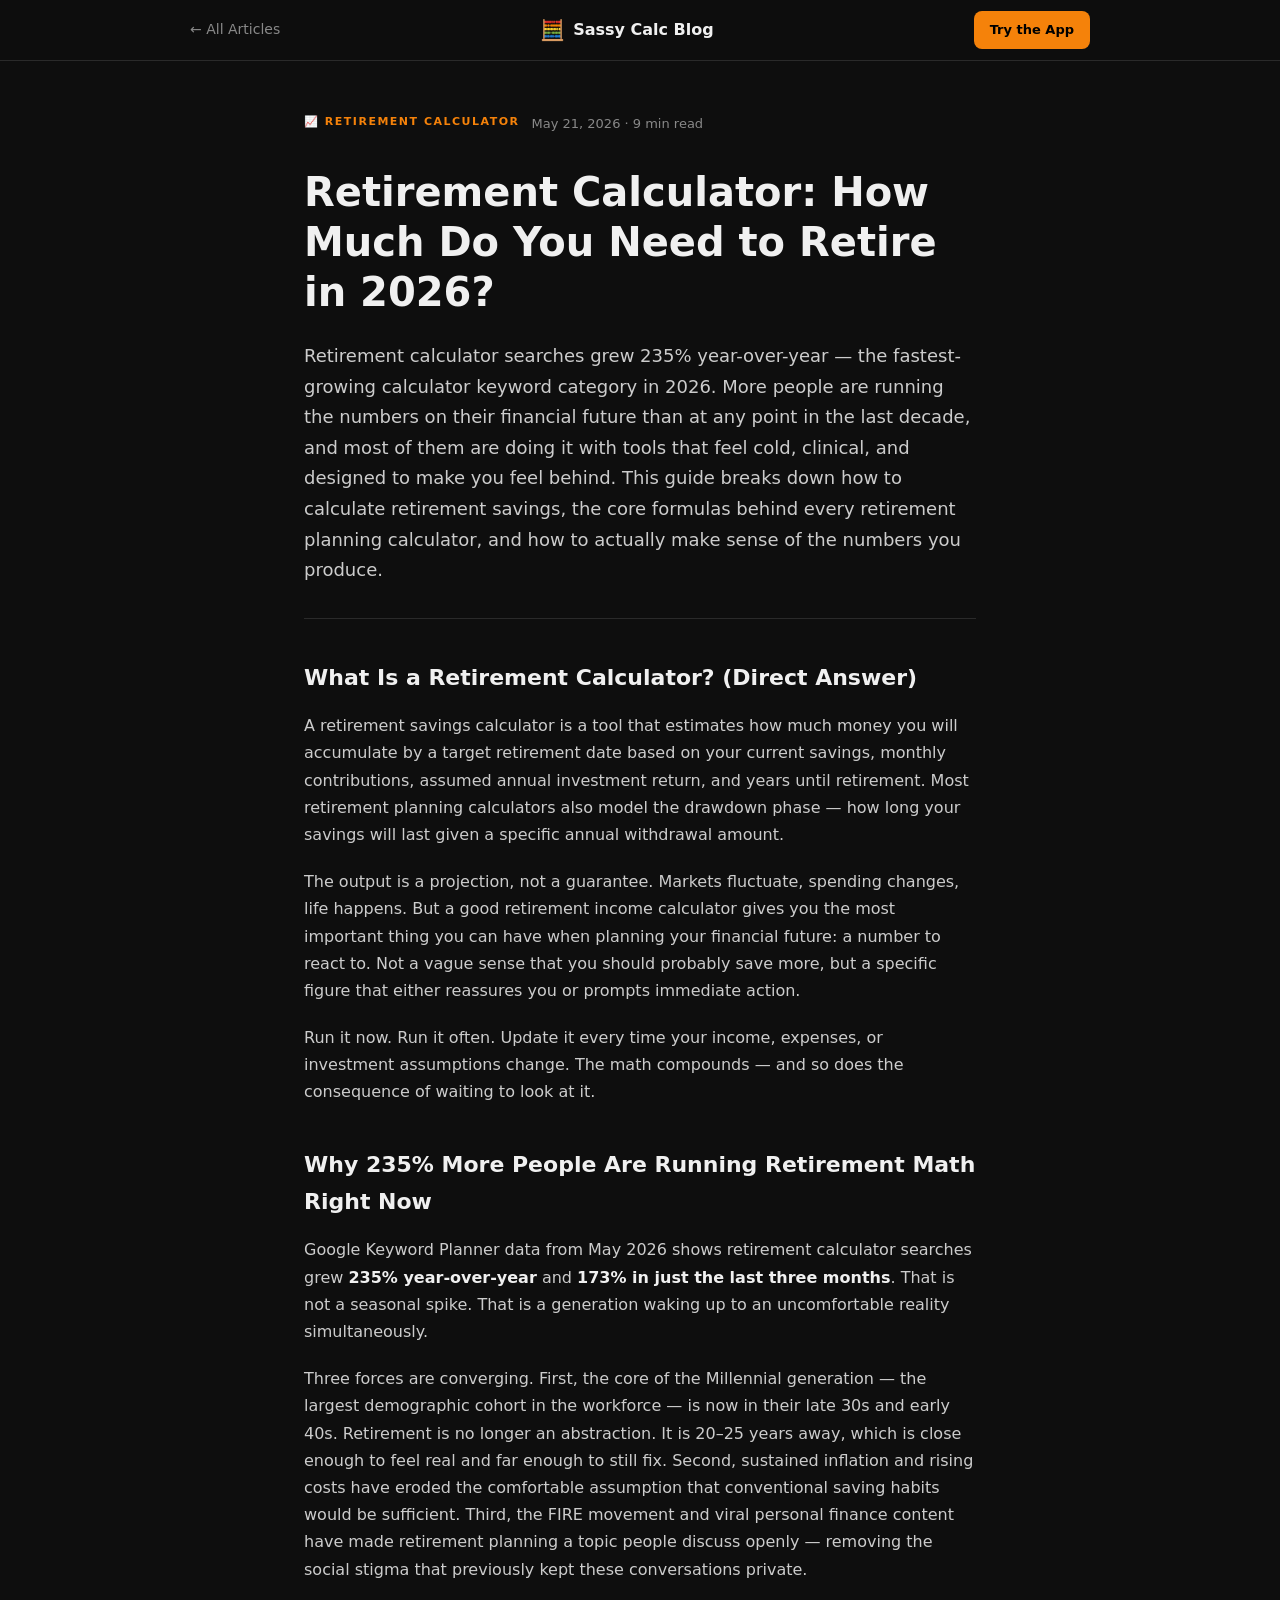
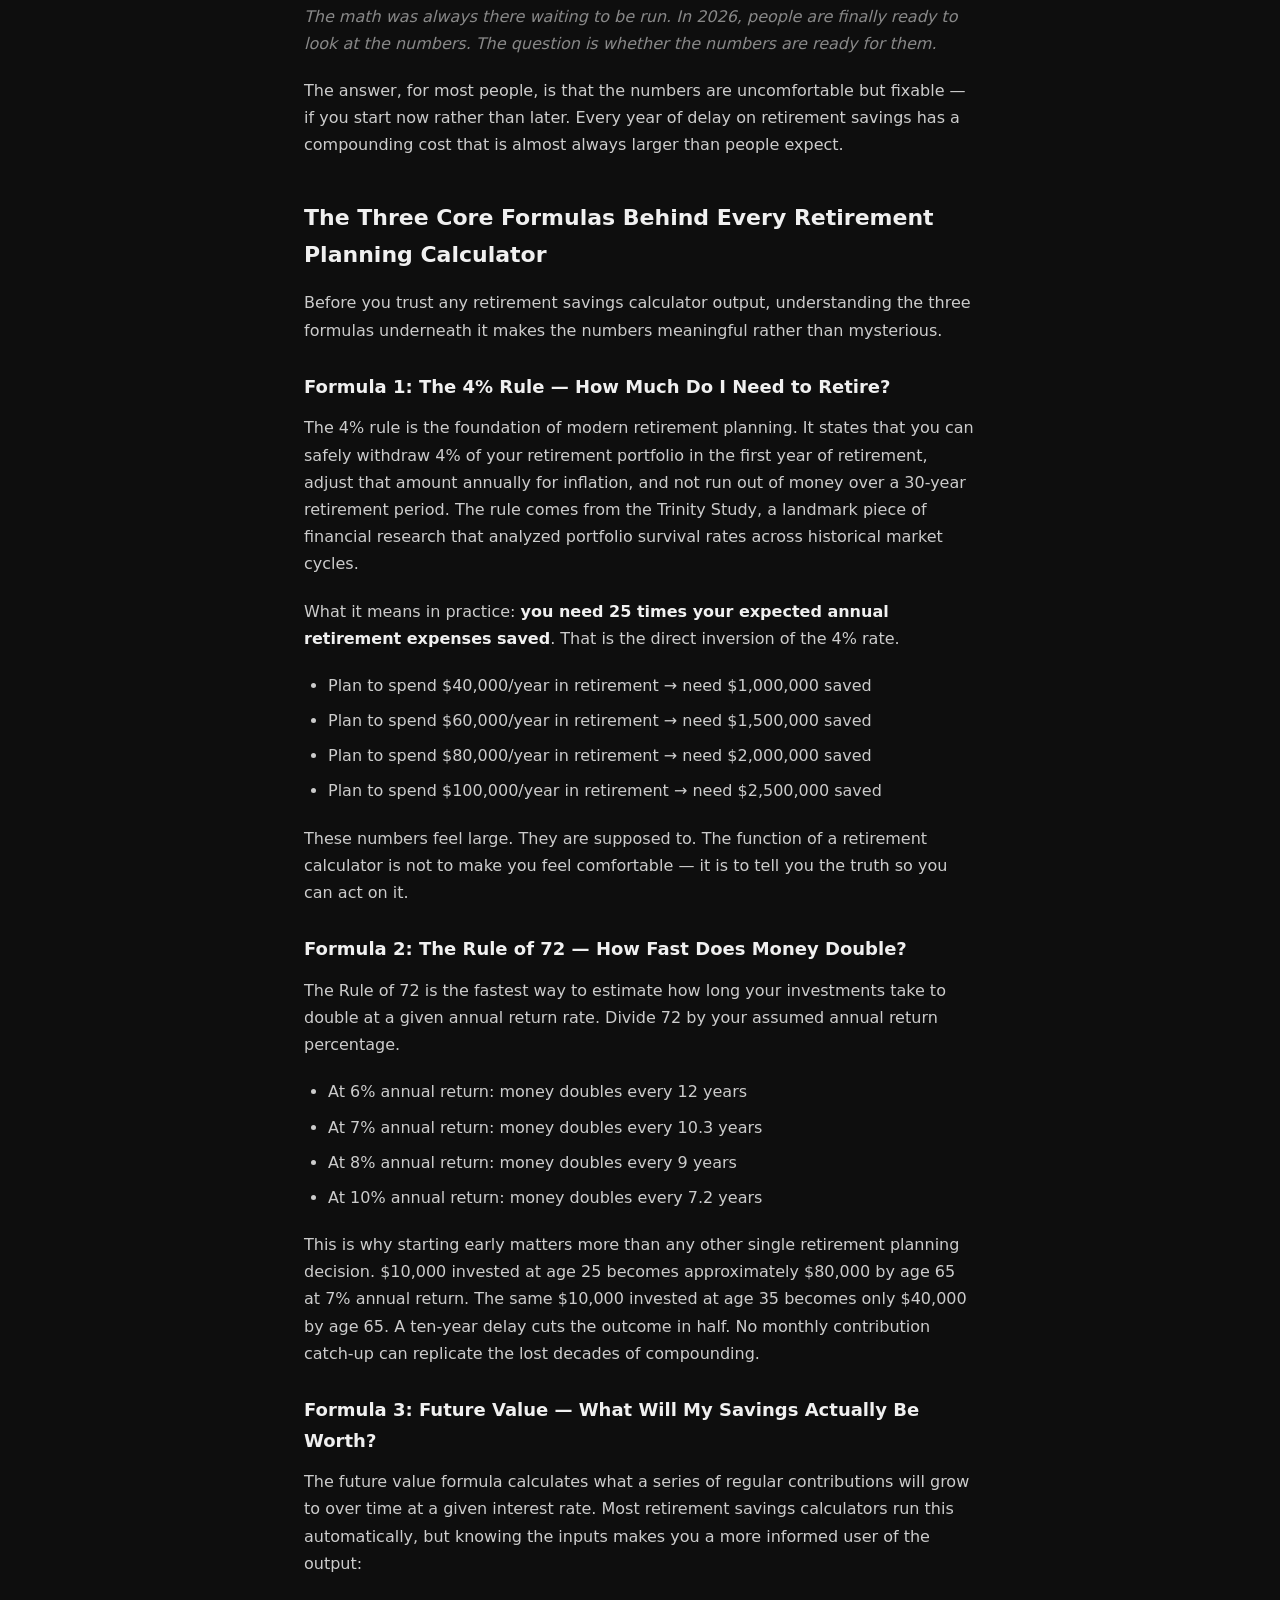
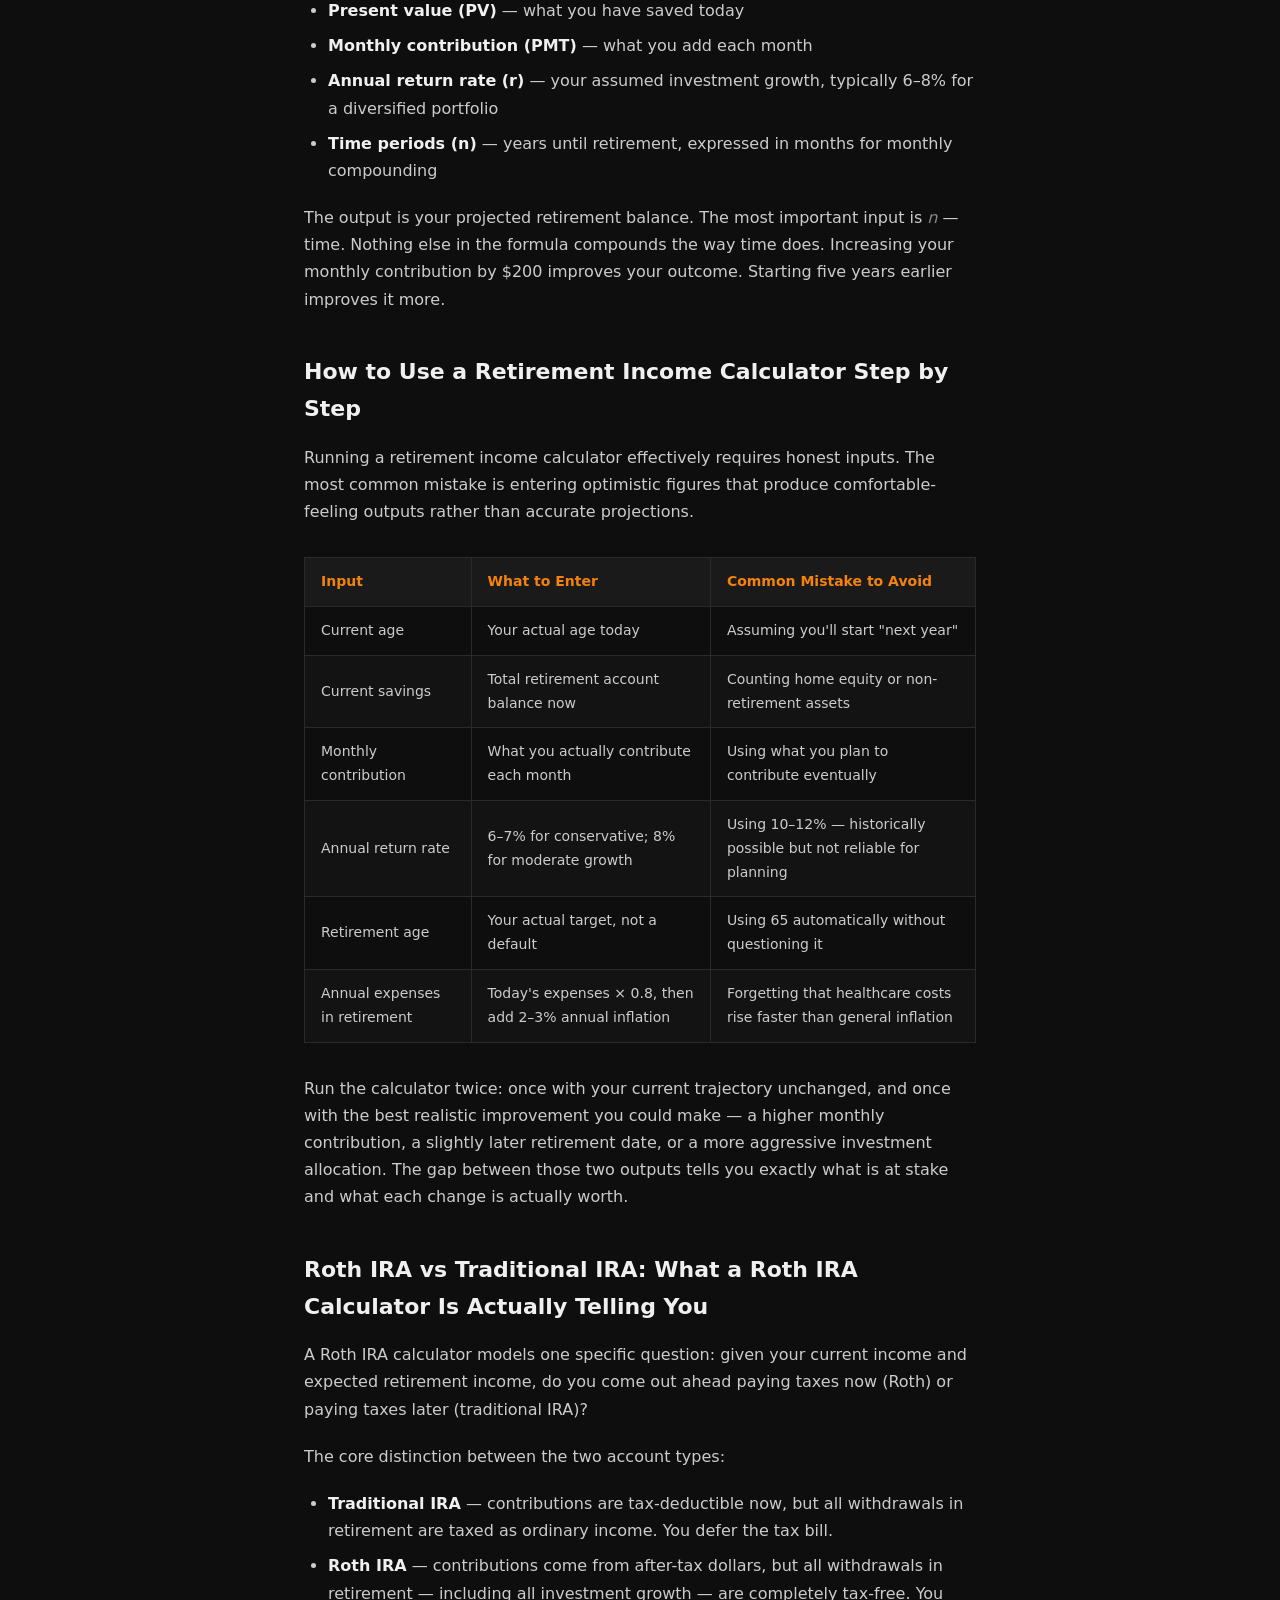
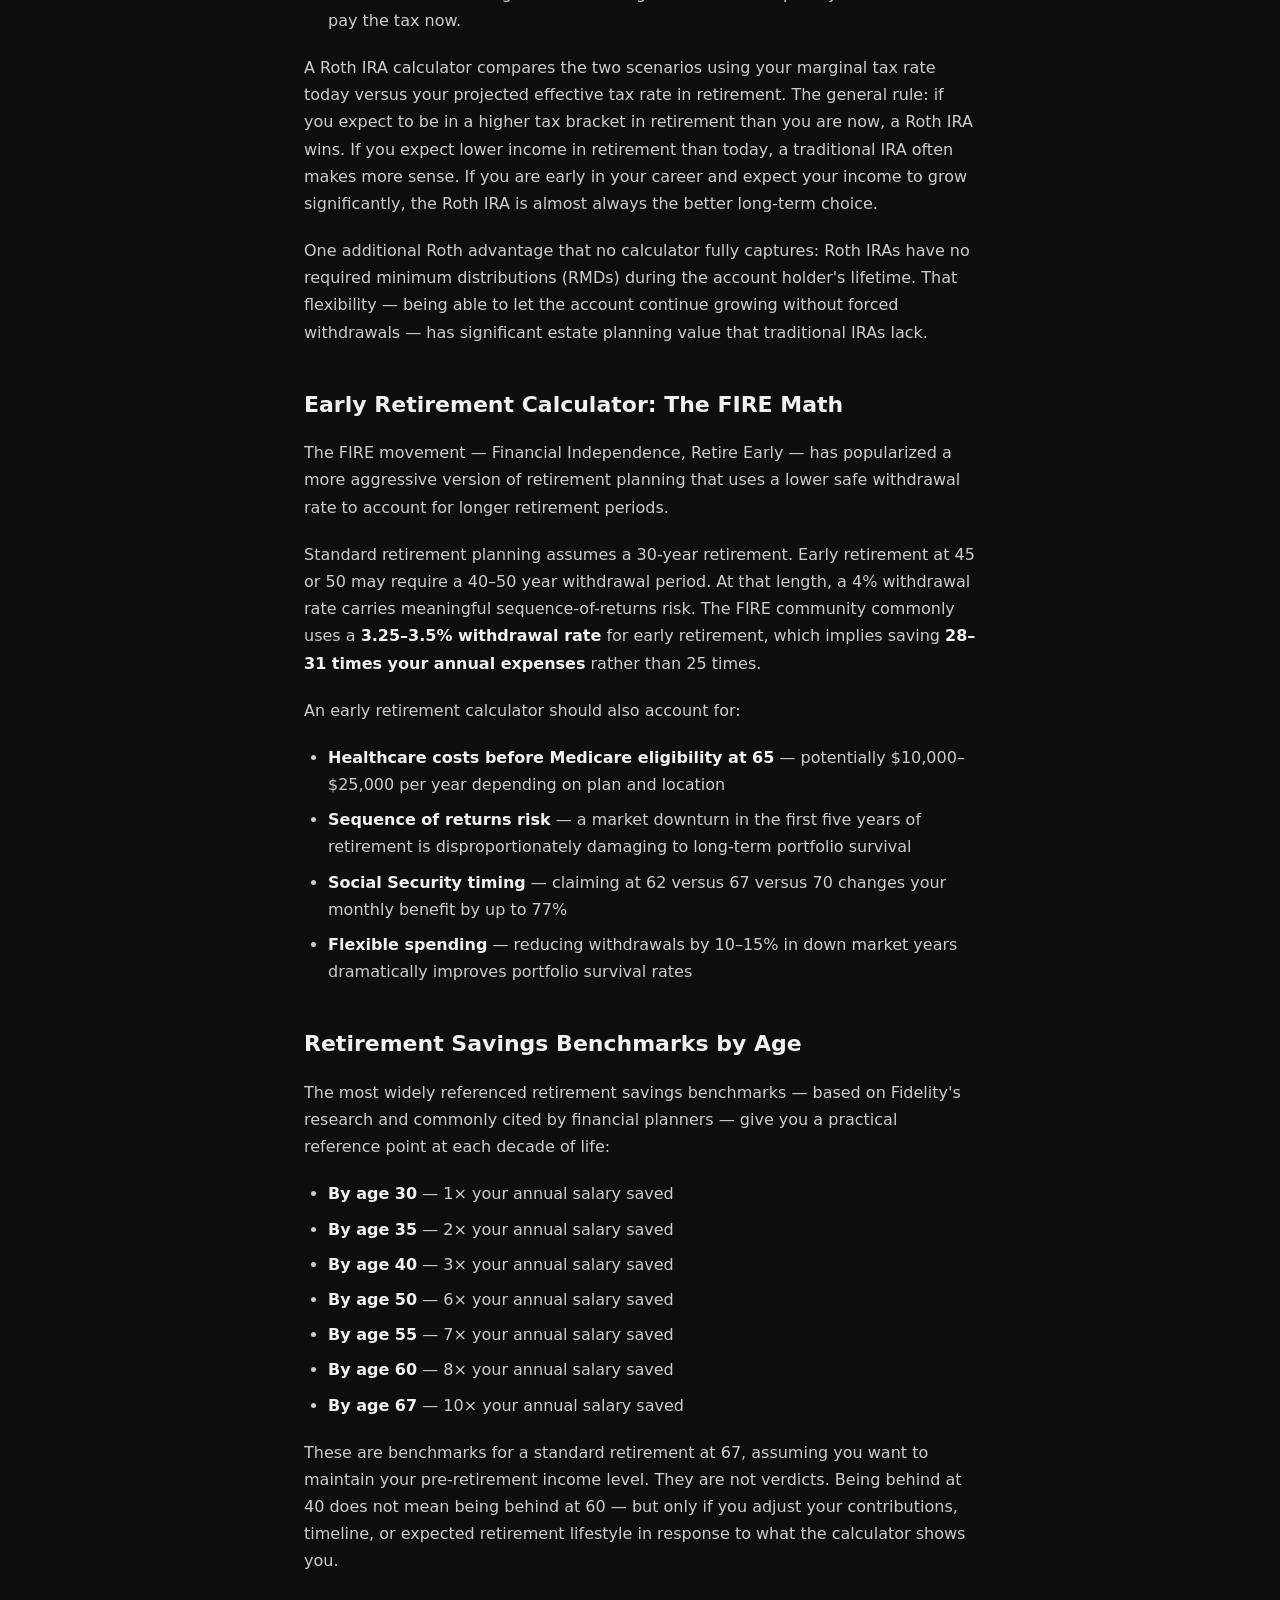
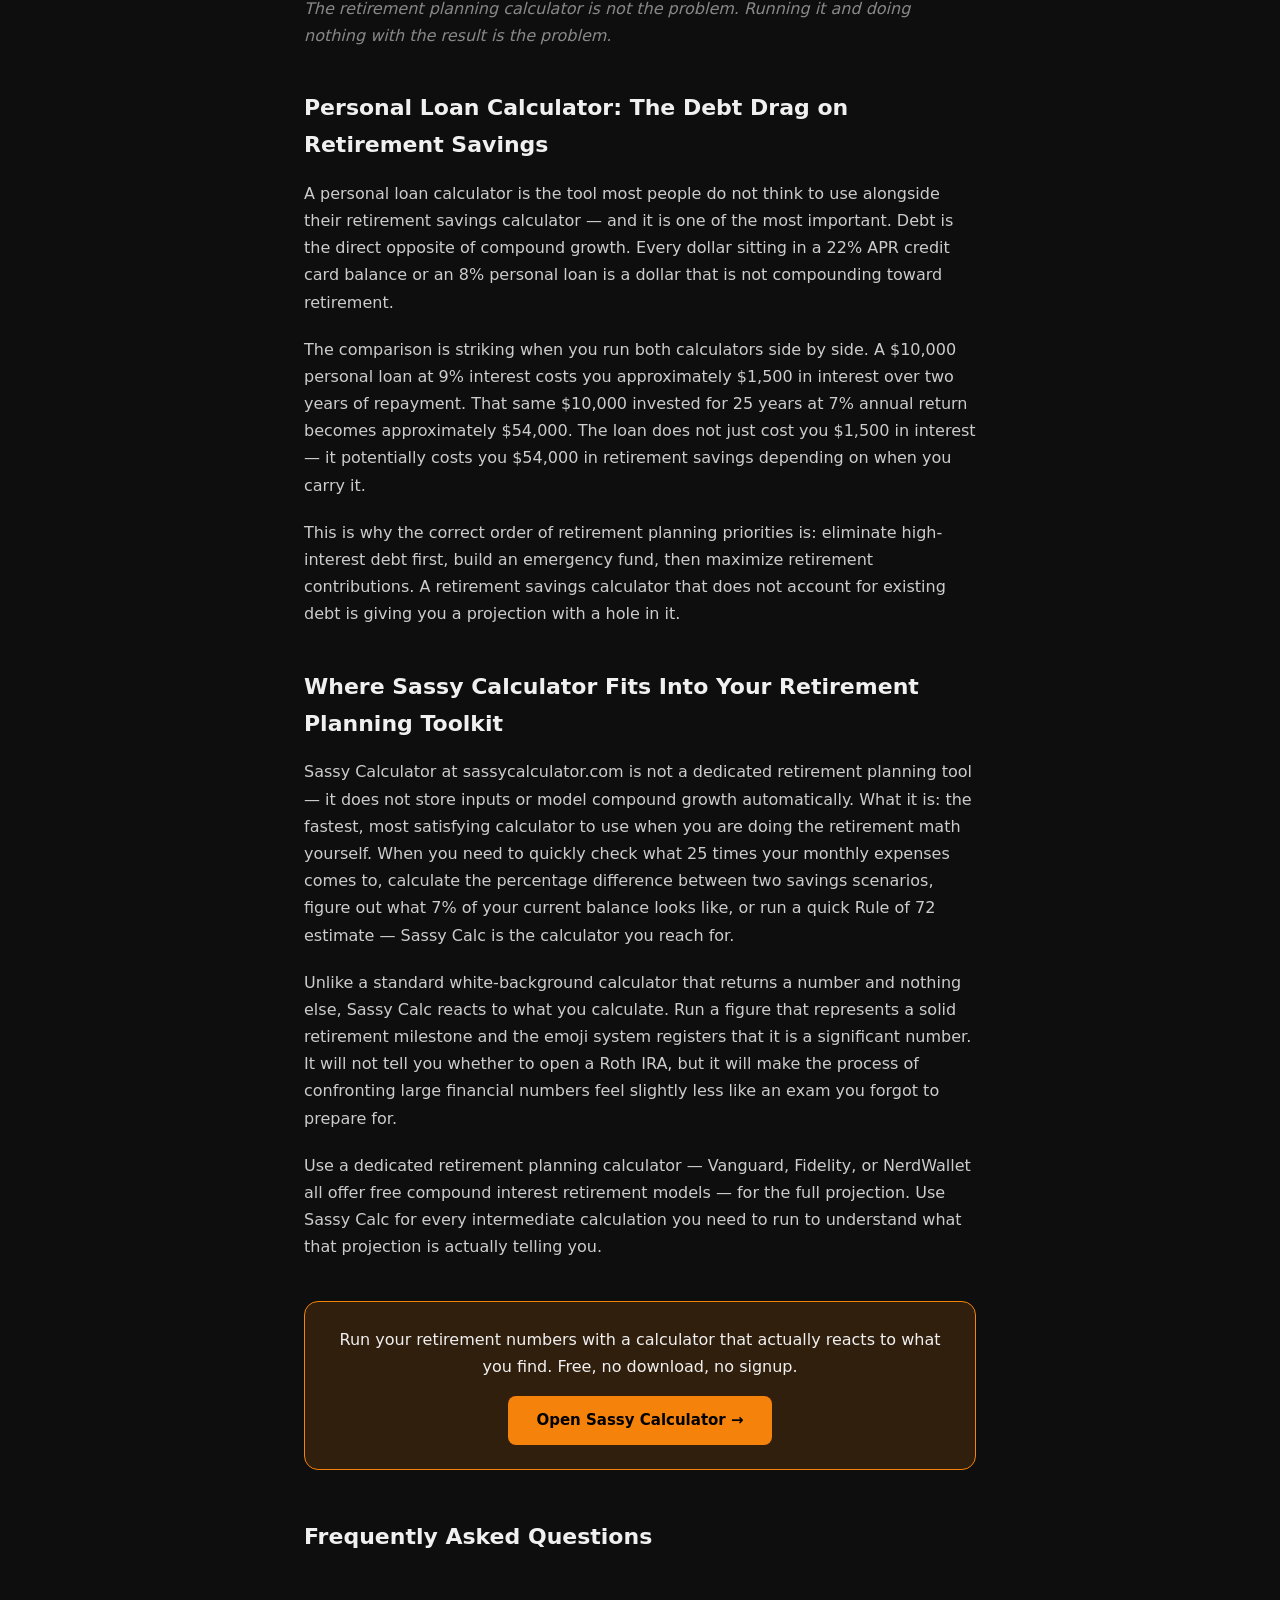
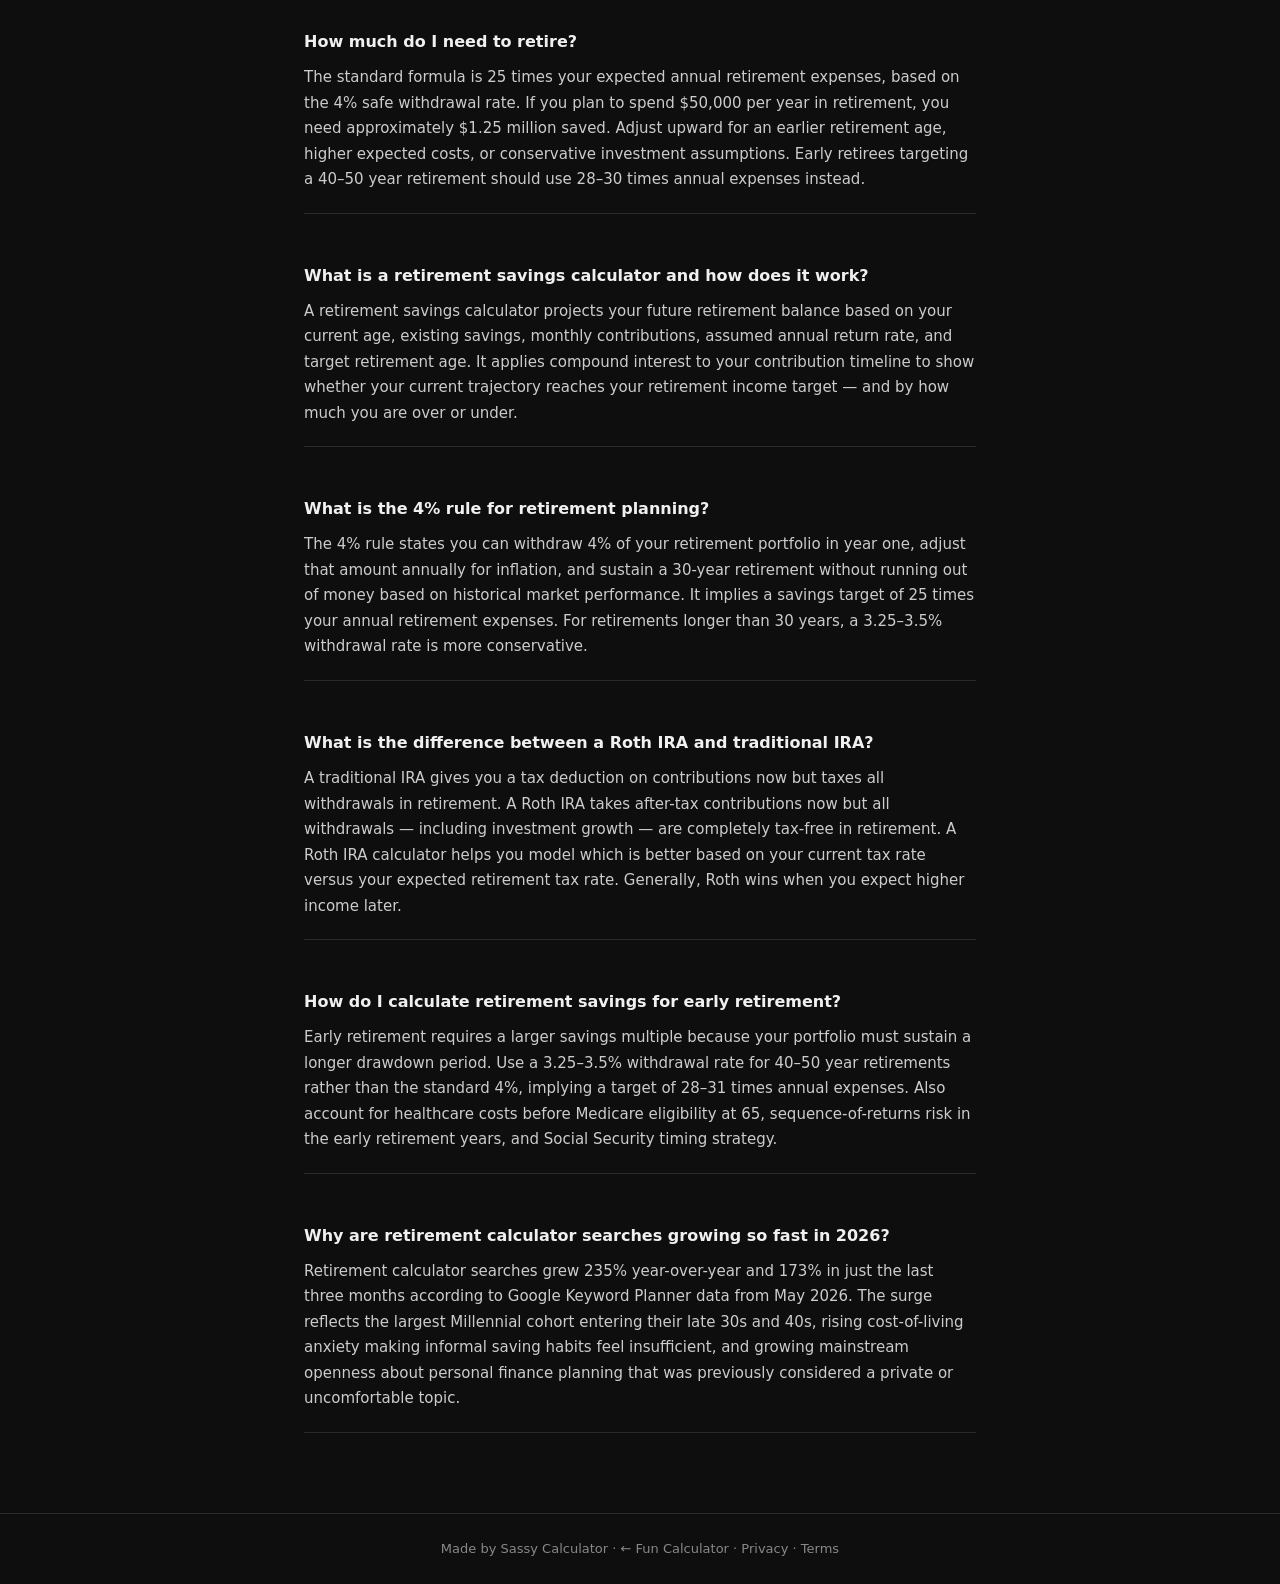
<file: articles/retirement-calculator/index.html>
<!DOCTYPE html>
<html lang="en">
<head>
  <meta charset="UTF-8">
  <meta name="viewport" content="width=device-width, initial-scale=1.0">
  <title>Retirement Calculator: How Much Do You Need to Retire in 2026? | Sassy Calc Blog</title>
  <meta name="description" content="Retirement calculator searches are up 235% year-over-year. Learn how to calculate retirement savings, use the 4% rule, plan with a Roth IRA calculator, and face the numbers without dread.">
  <link rel="canonical" href="https://blog.sassycalculator.com/articles/retirement-calculator/">
  <meta property="og:title" content="Retirement Calculator: How Much Do You Need to Retire in 2026?">
  <meta property="og:description" content="Retirement calculator searches grew 235% YoY. Learn how to calculate retirement savings, use the 4% rule, Roth IRA calculator strategies, and early retirement planning in 2026.">
  <meta property="og:url" content="https://blog.sassycalculator.com/articles/retirement-calculator/">
  <meta property="og:image" content="https://blog.sassycalculator.com/assets/og-default.png">
  <meta property="og:type" content="article">
  <meta property="article:published_time" content="2026-05-21">
  <meta name="twitter:card" content="summary_large_image">

  <script type="application/ld+json">
  {
    "@context": "https://schema.org",
    "@type": "BlogPosting",
    "headline": "Retirement Calculator: How Much Do You Need to Retire in 2026?",
    "description": "Retirement calculator searches are up 235% year-over-year. Learn how to calculate retirement savings, use the 4% rule, plan with a Roth IRA calculator, and face the numbers without dread.",
    "url": "https://blog.sassycalculator.com/articles/retirement-calculator/",
    "datePublished": "2026-05-21",
    "dateModified": "2026-05-21",
    "author": { "@type": "Organization", "name": "Sassy Calculator", "url": "https://sassycalculator.com" },
    "publisher": {
      "@type": "Organization",
      "name": "Sassy Calculator",
      "logo": { "@type": "ImageObject", "url": "https://sassycalculator.com/icons/icon-192.png" }
    },
    "mainEntityOfPage": "https://blog.sassycalculator.com/articles/retirement-calculator/",
    "keywords": "retirement calculator, how much do i need to retire, retirement savings calculator, retirement planning calculator, roth ira calculator, early retirement calculator, retirement income calculator, how to calculate retirement savings, personal loan calculator"
  }
  </script>

  <script type="application/ld+json">
  {
    "@context": "https://schema.org",
    "@type": "FAQPage",
    "mainEntity": [
      {
        "@type": "Question",
        "name": "How much do I need to retire?",
        "acceptedAnswer": { "@type": "Answer", "text": "The standard retirement savings formula is 25 times your expected annual retirement expenses, based on the 4% safe withdrawal rate. If you plan to spend $50,000 per year in retirement, you need approximately $1.25 million saved. Adjust upward for earlier retirement ages, higher lifestyle costs, or conservative investment assumptions." }
      },
      {
        "@type": "Question",
        "name": "What is a retirement savings calculator and how does it work?",
        "acceptedAnswer": { "@type": "Answer", "text": "A retirement savings calculator projects your future retirement balance based on your current age, existing savings, monthly contributions, assumed annual investment return, and target retirement age. It applies compound interest over your savings timeline to show whether your current trajectory reaches your retirement income target." }
      },
      {
        "@type": "Question",
        "name": "What is the 4% rule for retirement?",
        "acceptedAnswer": { "@type": "Answer", "text": "The 4% rule states that you can safely withdraw 4% of your retirement portfolio in the first year of retirement, then adjust that amount for inflation each subsequent year, without running out of money over a 30-year retirement. It implies you need a portfolio worth 25 times your first-year withdrawal amount." }
      },
      {
        "@type": "Question",
        "name": "What is the difference between a Roth IRA and a traditional IRA for retirement planning?",
        "acceptedAnswer": { "@type": "Answer", "text": "A traditional IRA gives you a tax deduction on contributions now but taxes withdrawals in retirement. A Roth IRA takes after-tax contributions now but all withdrawals in retirement are completely tax-free, including growth. A Roth IRA calculator helps you model which approach produces a better outcome based on your current versus expected future tax rate." }
      },
      {
        "@type": "Question",
        "name": "How do I calculate retirement savings if I want to retire early?",
        "acceptedAnswer": { "@type": "Answer", "text": "Early retirement requires a larger multiple of expenses saved because your portfolio must sustain a longer withdrawal period. The FIRE movement commonly uses a 3.25–3.5% withdrawal rate for 40–50 year retirements rather than the standard 4%, implying a savings target of 28–30 times your annual expenses. Each additional decade of retirement adds roughly 5–7 times annual expenses to your target." }
      },
      {
        "@type": "Question",
        "name": "Why are retirement calculator searches growing so fast in 2026?",
        "acceptedAnswer": { "@type": "Answer", "text": "Retirement calculator searches grew 235% year-over-year and 173% in just the last three months according to Google Keyword Planner data from May 2026. The surge is driven by the largest Millennial cohort entering their late 30s and 40s, rising cost-of-living anxiety, and growing mainstream awareness that conventional saving rates from previous generations are insufficient for modern retirement costs." }
      }
    ]
  }
  </script>

  <link rel="stylesheet" href="/assets/style.css">
</head>
<body>
  <header class="site-header">
    <div class="header-inner">
      <a href="/" class="back-link">← All Articles</a>
      <div class="site-title"><span class="emoji-logo">🧮</span><span>Sassy Calc Blog</span></div>
      <a href="https://sassycalculator.com" class="cta-btn">Try the App</a>
    </div>
  </header>

  <main class="article">
    <div class="article-meta">
      <span class="tag">📈 Retirement Calculator</span>
      <span class="date">May 21, 2026 · 9 min read</span>
    </div>

    <h1>Retirement Calculator: How Much Do You Need to Retire in 2026?</h1>

    <p class="intro">Retirement calculator searches grew 235% year-over-year — the fastest-growing calculator keyword category in 2026. More people are running the numbers on their financial future than at any point in the last decade, and most of them are doing it with tools that feel cold, clinical, and designed to make you feel behind. This guide breaks down how to calculate retirement savings, the core formulas behind every retirement planning calculator, and how to actually make sense of the numbers you produce.</p>

    <h2>What Is a Retirement Calculator? (Direct Answer)</h2>
    <p>A retirement savings calculator is a tool that estimates how much money you will accumulate by a target retirement date based on your current savings, monthly contributions, assumed annual investment return, and years until retirement. Most retirement planning calculators also model the drawdown phase — how long your savings will last given a specific annual withdrawal amount.</p>
    <p>The output is a projection, not a guarantee. Markets fluctuate, spending changes, life happens. But a good retirement income calculator gives you the most important thing you can have when planning your financial future: a number to react to. Not a vague sense that you should probably save more, but a specific figure that either reassures you or prompts immediate action.</p>
    <p>Run it now. Run it often. Update it every time your income, expenses, or investment assumptions change. The math compounds — and so does the consequence of waiting to look at it.</p>

    <h2>Why 235% More People Are Running Retirement Math Right Now</h2>
    <p>Google Keyword Planner data from May 2026 shows retirement calculator searches grew <strong>235% year-over-year</strong> and <strong>173% in just the last three months</strong>. That is not a seasonal spike. That is a generation waking up to an uncomfortable reality simultaneously.</p>
    <p>Three forces are converging. First, the core of the Millennial generation — the largest demographic cohort in the workforce — is now in their late 30s and early 40s. Retirement is no longer an abstraction. It is 20–25 years away, which is close enough to feel real and far enough to still fix. Second, sustained inflation and rising costs have eroded the comfortable assumption that conventional saving habits would be sufficient. Third, the FIRE movement and viral personal finance content have made retirement planning a topic people discuss openly — removing the social stigma that previously kept these conversations private.</p>
    <p><em>The math was always there waiting to be run. In 2026, people are finally ready to look at the numbers. The question is whether the numbers are ready for them.</em></p>
    <p>The answer, for most people, is that the numbers are uncomfortable but fixable — if you start now rather than later. Every year of delay on retirement savings has a compounding cost that is almost always larger than people expect.</p>

    <h2>The Three Core Formulas Behind Every Retirement Planning Calculator</h2>
    <p>Before you trust any retirement savings calculator output, understanding the three formulas underneath it makes the numbers meaningful rather than mysterious.</p>

    <h3>Formula 1: The 4% Rule — How Much Do I Need to Retire?</h3>
    <p>The 4% rule is the foundation of modern retirement planning. It states that you can safely withdraw 4% of your retirement portfolio in the first year of retirement, adjust that amount annually for inflation, and not run out of money over a 30-year retirement period. The rule comes from the Trinity Study, a landmark piece of financial research that analyzed portfolio survival rates across historical market cycles.</p>
    <p>What it means in practice: <strong>you need 25 times your expected annual retirement expenses saved</strong>. That is the direct inversion of the 4% rate.</p>
    <ul>
      <li>Plan to spend $40,000/year in retirement → need $1,000,000 saved</li>
      <li>Plan to spend $60,000/year in retirement → need $1,500,000 saved</li>
      <li>Plan to spend $80,000/year in retirement → need $2,000,000 saved</li>
      <li>Plan to spend $100,000/year in retirement → need $2,500,000 saved</li>
    </ul>
    <p>These numbers feel large. They are supposed to. The function of a retirement calculator is not to make you feel comfortable — it is to tell you the truth so you can act on it.</p>

    <h3>Formula 2: The Rule of 72 — How Fast Does Money Double?</h3>
    <p>The Rule of 72 is the fastest way to estimate how long your investments take to double at a given annual return rate. Divide 72 by your assumed annual return percentage.</p>
    <ul>
      <li>At 6% annual return: money doubles every 12 years</li>
      <li>At 7% annual return: money doubles every 10.3 years</li>
      <li>At 8% annual return: money doubles every 9 years</li>
      <li>At 10% annual return: money doubles every 7.2 years</li>
    </ul>
    <p>This is why starting early matters more than any other single retirement planning decision. $10,000 invested at age 25 becomes approximately $80,000 by age 65 at 7% annual return. The same $10,000 invested at age 35 becomes only $40,000 by age 65. A ten-year delay cuts the outcome in half. No monthly contribution catch-up can replicate the lost decades of compounding.</p>

    <h3>Formula 3: Future Value — What Will My Savings Actually Be Worth?</h3>
    <p>The future value formula calculates what a series of regular contributions will grow to over time at a given interest rate. Most retirement savings calculators run this automatically, but knowing the inputs makes you a more informed user of the output:</p>
    <ul>
      <li><strong>Present value (PV)</strong> — what you have saved today</li>
      <li><strong>Monthly contribution (PMT)</strong> — what you add each month</li>
      <li><strong>Annual return rate (r)</strong> — your assumed investment growth, typically 6–8% for a diversified portfolio</li>
      <li><strong>Time periods (n)</strong> — years until retirement, expressed in months for monthly compounding</li>
    </ul>
    <p>The output is your projected retirement balance. The most important input is <em>n</em> — time. Nothing else in the formula compounds the way time does. Increasing your monthly contribution by $200 improves your outcome. Starting five years earlier improves it more.</p>

    <h2>How to Use a Retirement Income Calculator Step by Step</h2>
    <p>Running a retirement income calculator effectively requires honest inputs. The most common mistake is entering optimistic figures that produce comfortable-feeling outputs rather than accurate projections.</p>

    <table>
      <thead>
        <tr><th>Input</th><th>What to Enter</th><th>Common Mistake to Avoid</th></tr>
      </thead>
      <tbody>
        <tr><td>Current age</td><td>Your actual age today</td><td>Assuming you'll start "next year"</td></tr>
        <tr><td>Current savings</td><td>Total retirement account balance now</td><td>Counting home equity or non-retirement assets</td></tr>
        <tr><td>Monthly contribution</td><td>What you actually contribute each month</td><td>Using what you plan to contribute eventually</td></tr>
        <tr><td>Annual return rate</td><td>6–7% for conservative; 8% for moderate growth</td><td>Using 10–12% — historically possible but not reliable for planning</td></tr>
        <tr><td>Retirement age</td><td>Your actual target, not a default</td><td>Using 65 automatically without questioning it</td></tr>
        <tr><td>Annual expenses in retirement</td><td>Today's expenses × 0.8, then add 2–3% annual inflation</td><td>Forgetting that healthcare costs rise faster than general inflation</td></tr>
      </tbody>
    </table>

    <p>Run the calculator twice: once with your current trajectory unchanged, and once with the best realistic improvement you could make — a higher monthly contribution, a slightly later retirement date, or a more aggressive investment allocation. The gap between those two outputs tells you exactly what is at stake and what each change is actually worth.</p>

    <h2>Roth IRA vs Traditional IRA: What a Roth IRA Calculator Is Actually Telling You</h2>
    <p>A Roth IRA calculator models one specific question: given your current income and expected retirement income, do you come out ahead paying taxes now (Roth) or paying taxes later (traditional IRA)?</p>
    <p>The core distinction between the two account types:</p>
    <ul>
      <li><strong>Traditional IRA</strong> — contributions are tax-deductible now, but all withdrawals in retirement are taxed as ordinary income. You defer the tax bill.</li>
      <li><strong>Roth IRA</strong> — contributions come from after-tax dollars, but all withdrawals in retirement — including all investment growth — are completely tax-free. You pay the tax now.</li>
    </ul>
    <p>A Roth IRA calculator compares the two scenarios using your marginal tax rate today versus your projected effective tax rate in retirement. The general rule: if you expect to be in a higher tax bracket in retirement than you are now, a Roth IRA wins. If you expect lower income in retirement than today, a traditional IRA often makes more sense. If you are early in your career and expect your income to grow significantly, the Roth IRA is almost always the better long-term choice.</p>
    <p>One additional Roth advantage that no calculator fully captures: Roth IRAs have no required minimum distributions (RMDs) during the account holder's lifetime. That flexibility — being able to let the account continue growing without forced withdrawals — has significant estate planning value that traditional IRAs lack.</p>

    <h2>Early Retirement Calculator: The FIRE Math</h2>
    <p>The FIRE movement — Financial Independence, Retire Early — has popularized a more aggressive version of retirement planning that uses a lower safe withdrawal rate to account for longer retirement periods.</p>
    <p>Standard retirement planning assumes a 30-year retirement. Early retirement at 45 or 50 may require a 40–50 year withdrawal period. At that length, a 4% withdrawal rate carries meaningful sequence-of-returns risk. The FIRE community commonly uses a <strong>3.25–3.5% withdrawal rate</strong> for early retirement, which implies saving <strong>28–31 times your annual expenses</strong> rather than 25 times.</p>
    <p>An early retirement calculator should also account for:</p>
    <ul>
      <li><strong>Healthcare costs before Medicare eligibility at 65</strong> — potentially $10,000–$25,000 per year depending on plan and location</li>
      <li><strong>Sequence of returns risk</strong> — a market downturn in the first five years of retirement is disproportionately damaging to long-term portfolio survival</li>
      <li><strong>Social Security timing</strong> — claiming at 62 versus 67 versus 70 changes your monthly benefit by up to 77%</li>
      <li><strong>Flexible spending</strong> — reducing withdrawals by 10–15% in down market years dramatically improves portfolio survival rates</li>
    </ul>

    <h2>Retirement Savings Benchmarks by Age</h2>
    <p>The most widely referenced retirement savings benchmarks — based on Fidelity's research and commonly cited by financial planners — give you a practical reference point at each decade of life:</p>
    <ul>
      <li><strong>By age 30</strong> — 1× your annual salary saved</li>
      <li><strong>By age 35</strong> — 2× your annual salary saved</li>
      <li><strong>By age 40</strong> — 3× your annual salary saved</li>
      <li><strong>By age 50</strong> — 6× your annual salary saved</li>
      <li><strong>By age 55</strong> — 7× your annual salary saved</li>
      <li><strong>By age 60</strong> — 8× your annual salary saved</li>
      <li><strong>By age 67</strong> — 10× your annual salary saved</li>
    </ul>
    <p>These are benchmarks for a standard retirement at 67, assuming you want to maintain your pre-retirement income level. They are not verdicts. Being behind at 40 does not mean being behind at 60 — but only if you adjust your contributions, timeline, or expected retirement lifestyle in response to what the calculator shows you.</p>
    <p><em>The retirement planning calculator is not the problem. Running it and doing nothing with the result is the problem.</em></p>

    <h2>Personal Loan Calculator: The Debt Drag on Retirement Savings</h2>
    <p>A personal loan calculator is the tool most people do not think to use alongside their retirement savings calculator — and it is one of the most important. Debt is the direct opposite of compound growth. Every dollar sitting in a 22% APR credit card balance or an 8% personal loan is a dollar that is not compounding toward retirement.</p>
    <p>The comparison is striking when you run both calculators side by side. A $10,000 personal loan at 9% interest costs you approximately $1,500 in interest over two years of repayment. That same $10,000 invested for 25 years at 7% annual return becomes approximately $54,000. The loan does not just cost you $1,500 in interest — it potentially costs you $54,000 in retirement savings depending on when you carry it.</p>
    <p>This is why the correct order of retirement planning priorities is: eliminate high-interest debt first, build an emergency fund, then maximize retirement contributions. A retirement savings calculator that does not account for existing debt is giving you a projection with a hole in it.</p>

    <h2>Where Sassy Calculator Fits Into Your Retirement Planning Toolkit</h2>
    <p>Sassy Calculator at sassycalculator.com is not a dedicated retirement planning tool — it does not store inputs or model compound growth automatically. What it is: the fastest, most satisfying calculator to use when you are doing the retirement math yourself. When you need to quickly check what 25 times your monthly expenses comes to, calculate the percentage difference between two savings scenarios, figure out what 7% of your current balance looks like, or run a quick Rule of 72 estimate — Sassy Calc is the calculator you reach for.</p>
    <p>Unlike a standard white-background calculator that returns a number and nothing else, Sassy Calc reacts to what you calculate. Run a figure that represents a solid retirement milestone and the emoji system registers that it is a significant number. It will not tell you whether to open a Roth IRA, but it will make the process of confronting large financial numbers feel slightly less like an exam you forgot to prepare for.</p>
    <p>Use a dedicated retirement planning calculator — Vanguard, Fidelity, or NerdWallet all offer free compound interest retirement models — for the full projection. Use Sassy Calc for every intermediate calculation you need to run to understand what that projection is actually telling you.</p>

    <div class="cta-box">
      <p>Run your retirement numbers with a calculator that actually reacts to what you find. Free, no download, no signup.</p>
      <a href="https://sassycalculator.com">Open Sassy Calculator →</a>
    </div>

    <div class="faq">
      <h2>Frequently Asked Questions</h2>

      <div class="faq-item">
        <h3>How much do I need to retire?</h3>
        <p>The standard formula is 25 times your expected annual retirement expenses, based on the 4% safe withdrawal rate. If you plan to spend $50,000 per year in retirement, you need approximately $1.25 million saved. Adjust upward for an earlier retirement age, higher expected costs, or conservative investment assumptions. Early retirees targeting a 40–50 year retirement should use 28–30 times annual expenses instead.</p>
      </div>

      <div class="faq-item">
        <h3>What is a retirement savings calculator and how does it work?</h3>
        <p>A retirement savings calculator projects your future retirement balance based on your current age, existing savings, monthly contributions, assumed annual return rate, and target retirement age. It applies compound interest to your contribution timeline to show whether your current trajectory reaches your retirement income target — and by how much you are over or under.</p>
      </div>

      <div class="faq-item">
        <h3>What is the 4% rule for retirement planning?</h3>
        <p>The 4% rule states you can withdraw 4% of your retirement portfolio in year one, adjust that amount annually for inflation, and sustain a 30-year retirement without running out of money based on historical market performance. It implies a savings target of 25 times your annual retirement expenses. For retirements longer than 30 years, a 3.25–3.5% withdrawal rate is more conservative.</p>
      </div>

      <div class="faq-item">
        <h3>What is the difference between a Roth IRA and traditional IRA?</h3>
        <p>A traditional IRA gives you a tax deduction on contributions now but taxes all withdrawals in retirement. A Roth IRA takes after-tax contributions now but all withdrawals — including investment growth — are completely tax-free in retirement. A Roth IRA calculator helps you model which is better based on your current tax rate versus your expected retirement tax rate. Generally, Roth wins when you expect higher income later.</p>
      </div>

      <div class="faq-item">
        <h3>How do I calculate retirement savings for early retirement?</h3>
        <p>Early retirement requires a larger savings multiple because your portfolio must sustain a longer drawdown period. Use a 3.25–3.5% withdrawal rate for 40–50 year retirements rather than the standard 4%, implying a target of 28–31 times annual expenses. Also account for healthcare costs before Medicare eligibility at 65, sequence-of-returns risk in the early retirement years, and Social Security timing strategy.</p>
      </div>

      <div class="faq-item">
        <h3>Why are retirement calculator searches growing so fast in 2026?</h3>
        <p>Retirement calculator searches grew 235% year-over-year and 173% in just the last three months according to Google Keyword Planner data from May 2026. The surge reflects the largest Millennial cohort entering their late 30s and 40s, rising cost-of-living anxiety making informal saving habits feel insufficient, and growing mainstream openness about personal finance planning that was previously considered a private or uncomfortable topic.</p>
      </div>
    </div>
  </main>

  <footer class="site-footer">
    <p>Made by <a href="https://sassycalculator.com">Sassy Calculator</a> · <a href="/articles/fun-calculator/">← Fun Calculator</a> · <a href="https://sassycalculator.com/privacy">Privacy</a> · <a href="https://sassycalculator.com/terms">Terms</a></p>
  </footer>
</body>
</html>
</file>
<file: assets/style.css>
/* Sassy Calc Blog — style.css */
/* Dark premium theme matching the app */

*, *::before, *::after { box-sizing: border-box; margin: 0; padding: 0; }

:root {
  --bg: #0e0e0e;
  --surface: #1a1a1a;
  --border: #2a2a2a;
  --orange: #f5820a;
  --orange-dim: rgba(245, 130, 10, 0.15);
  --text: #f0f0f0;
  --muted: #888;
  --radius: 14px;
  --font: 'Inter', system-ui, -apple-system, sans-serif;
}

body {
  background: var(--bg);
  color: var(--text);
  font-family: var(--font);
  font-size: 16px;
  line-height: 1.7;
  min-height: 100vh;
}

a { color: var(--orange); text-decoration: none; }
a:hover { text-decoration: underline; }

/* ── HEADER ── */
.site-header {
  border-bottom: 1px solid var(--border);
  padding: 0 24px;
  position: sticky;
  top: 0;
  background: rgba(14,14,14,0.95);
  backdrop-filter: blur(12px);
  z-index: 100;
}
.header-inner {
  max-width: 900px;
  margin: 0 auto;
  height: 60px;
  display: flex;
  align-items: center;
  justify-content: space-between;
  gap: 16px;
}
.back-link { color: var(--muted); font-size: 14px; white-space: nowrap; }
.back-link:hover { color: var(--orange); text-decoration: none; }
.site-title {
  display: flex;
  align-items: center;
  gap: 8px;
  font-weight: 600;
  font-size: 16px;
  color: var(--text);
}
.emoji-logo { font-size: 20px; }
.cta-btn {
  background: var(--orange);
  color: #000;
  font-weight: 600;
  font-size: 13px;
  padding: 8px 16px;
  border-radius: 8px;
  white-space: nowrap;
  transition: opacity 0.2s;
}
.cta-btn:hover { opacity: 0.85; text-decoration: none; }

/* ── HERO ── */
.hero {
  max-width: 900px;
  margin: 64px auto 48px;
  padding: 0 24px;
  text-align: center;
}
.hero h1 {
  font-size: clamp(28px, 5vw, 48px);
  font-weight: 700;
  line-height: 1.2;
  margin-bottom: 16px;
  background: linear-gradient(135deg, #f5820a, #ffb347);
  -webkit-background-clip: text;
  -webkit-text-fill-color: transparent;
  background-clip: text;
}
.hero p {
  font-size: 18px;
  color: var(--muted);
  max-width: 600px;
  margin: 0 auto;
}
.hero p a { color: var(--orange); }

/* ── ARTICLE GRID ── */
.articles-grid {
  max-width: 900px;
  margin: 0 auto 80px;
  padding: 0 24px;
  display: grid;
  grid-template-columns: repeat(auto-fill, minmax(260px, 1fr));
  gap: 20px;
}
.card {
  background: var(--surface);
  border: 1px solid var(--border);
  border-radius: var(--radius);
  padding: 24px;
  display: flex;
  flex-direction: column;
  gap: 16px;
  transition: border-color 0.2s, transform 0.2s;
}
.card:hover {
  border-color: var(--orange);
  transform: translateY(-2px);
}
.card-emoji { font-size: 32px; }
.card-body { display: flex; flex-direction: column; gap: 8px; }
.tag {
  font-size: 11px;
  font-weight: 600;
  letter-spacing: 1.5px;
  text-transform: uppercase;
  color: var(--orange);
}
.card h2 { font-size: 17px; font-weight: 600; line-height: 1.4; }
.card h2 a { color: var(--text); }
.card h2 a:hover { color: var(--orange); text-decoration: none; }
.card p { font-size: 14px; color: var(--muted); line-height: 1.6; }
.date { font-size: 12px; color: #555; margin-top: 4px; }

/* ── ARTICLE PAGE ── */
.article {
  max-width: 720px;
  margin: 48px auto 80px;
  padding: 0 24px;
}
.article-meta {
  display: flex;
  align-items: center;
  gap: 12px;
  margin-bottom: 32px;
  flex-wrap: wrap;
}
.article-meta .tag { font-size: 11px; }
.article-meta .date { font-size: 13px; color: var(--muted); }

.article h1 {
  font-size: clamp(24px, 4vw, 40px);
  font-weight: 700;
  line-height: 1.25;
  margin-bottom: 24px;
}
.article .intro {
  font-size: 18px;
  color: #ccc;
  line-height: 1.7;
  margin-bottom: 40px;
  padding-bottom: 32px;
  border-bottom: 1px solid var(--border);
}
.article h2 {
  font-size: 22px;
  font-weight: 600;
  margin: 40px 0 16px;
  color: var(--text);
}
.article h3 { font-size: 18px; font-weight: 600; margin: 28px 0 12px; }
.article p { margin-bottom: 20px; color: #ccc; }
.article ul, .article ol {
  padding-left: 24px;
  margin-bottom: 20px;
  color: #ccc;
}
.article li { margin-bottom: 8px; }
.article strong { color: var(--text); font-weight: 600; }
.article em { font-style: italic; color: var(--muted); }

/* Tables */
.article table {
  width: 100%;
  border-collapse: collapse;
  margin: 32px 0;
  font-size: 14px;
}
.article th {
  background: var(--surface);
  color: var(--orange);
  padding: 12px 16px;
  text-align: left;
  font-weight: 600;
  border: 1px solid var(--border);
}
.article td {
  padding: 12px 16px;
  border: 1px solid var(--border);
  color: #ccc;
}
.article tr:nth-child(even) td { background: rgba(255,255,255,0.02); }

/* CTA Box */
.cta-box {
  background: var(--orange-dim);
  border: 1px solid var(--orange);
  border-radius: var(--radius);
  padding: 24px;
  margin: 40px 0;
  text-align: center;
}
.cta-box p { color: var(--text); margin-bottom: 16px; }
.cta-box a {
  display: inline-block;
  background: var(--orange);
  color: #000;
  font-weight: 700;
  padding: 12px 28px;
  border-radius: 8px;
  font-size: 15px;
}
.cta-box a:hover { opacity: 0.85; text-decoration: none; }

/* FAQ */
.faq { margin: 48px 0; }
.faq h2 { margin-bottom: 24px; }
.faq-item { border-bottom: 1px solid var(--border); padding: 20px 0; }
.faq-item h3 { font-size: 16px; font-weight: 600; margin-bottom: 10px; color: var(--text); }
.faq-item p { margin: 0; font-size: 15px; }

/* ── FOOTER ── */
.site-footer {
  border-top: 1px solid var(--border);
  padding: 24px;
  text-align: center;
  font-size: 13px;
  color: var(--muted);
}
.site-footer a { color: var(--muted); }
.site-footer a:hover { color: var(--orange); }

/* ── RESPONSIVE ── */
@media (max-width: 600px) {
  .articles-grid { grid-template-columns: 1fr; }
  .header-inner { gap: 8px; }
  .site-title span:last-child { display: none; }
}
</file>
